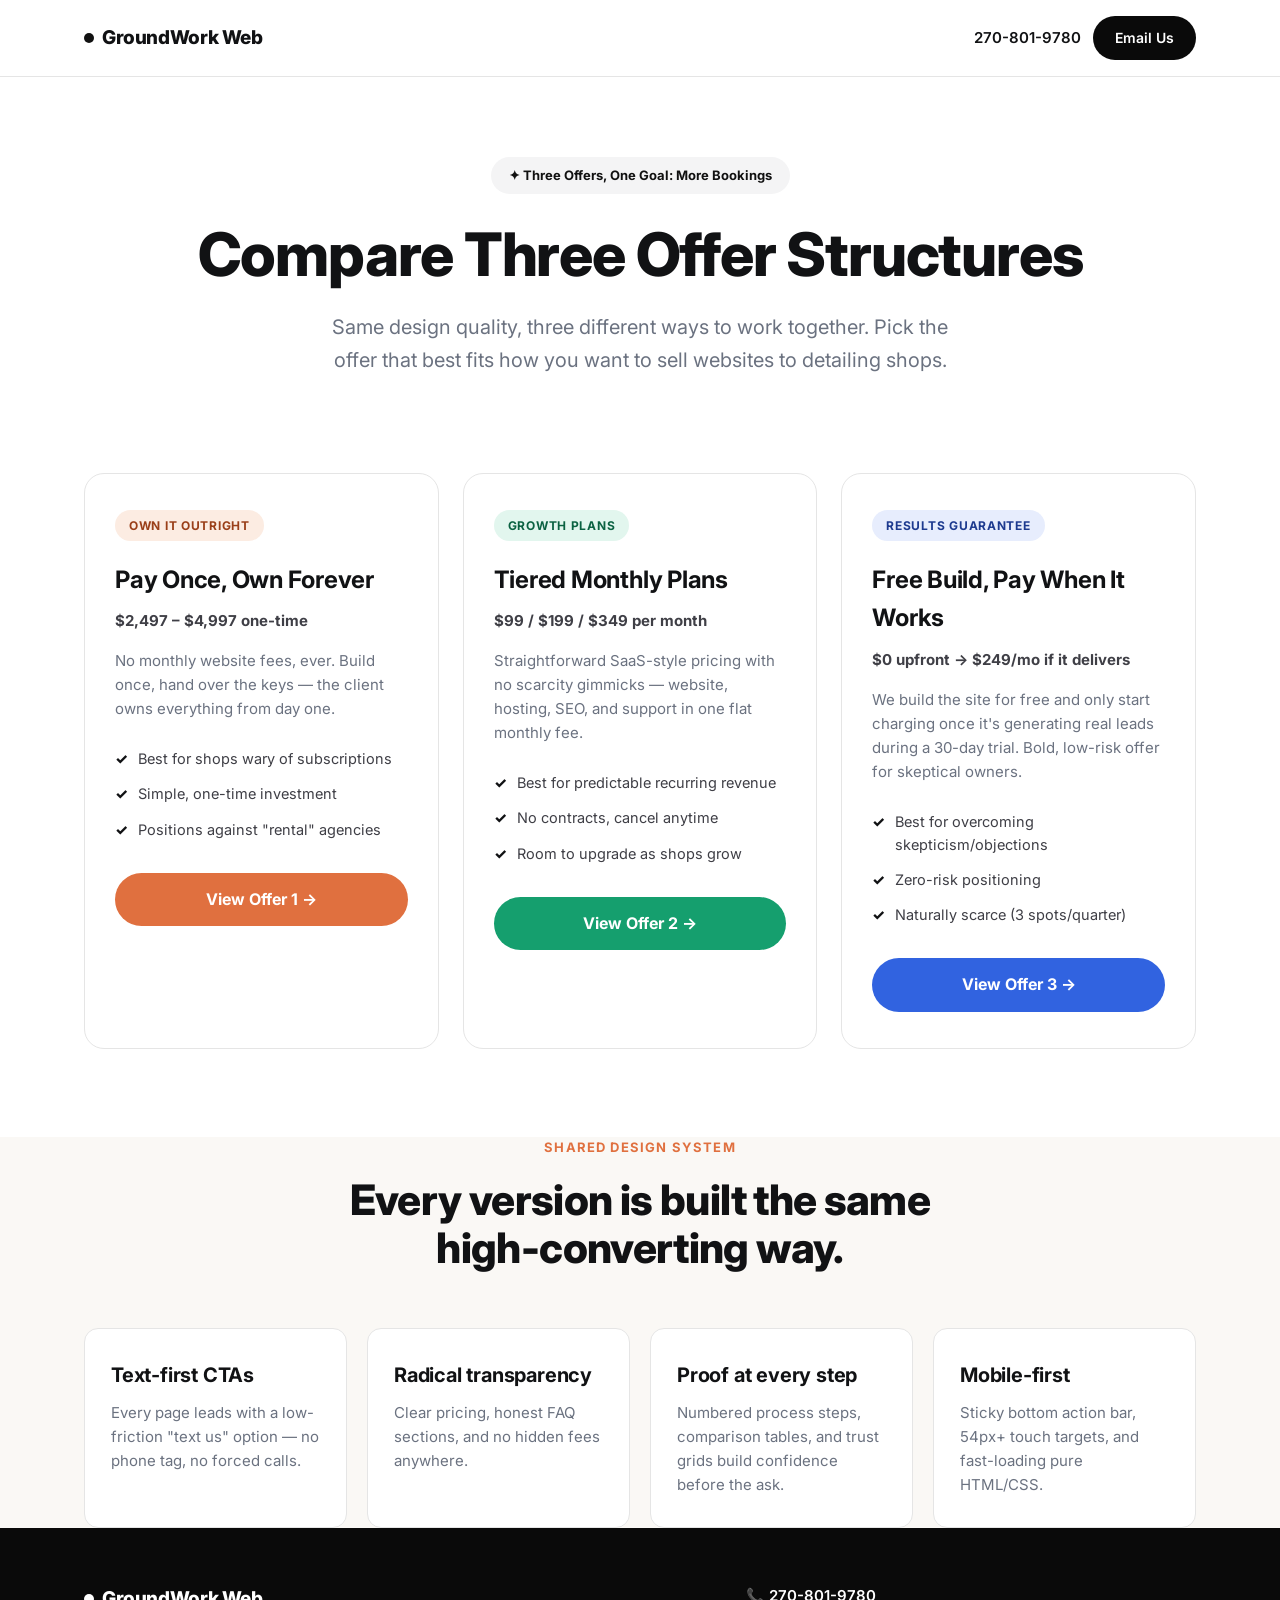
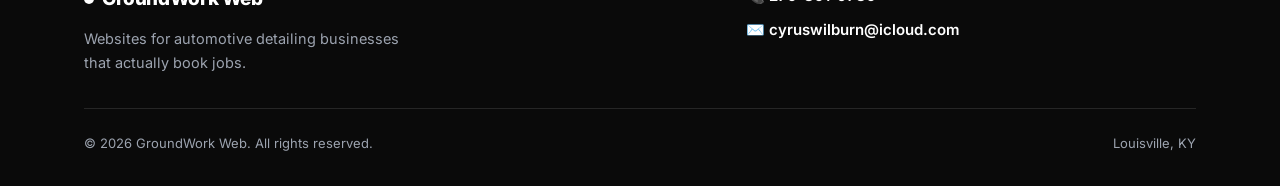
<file: index.html>
<!DOCTYPE html>
<html lang="en">
<head>
<meta charset="UTF-8">
<meta name="viewport" content="width=device-width, initial-scale=1.0">
<meta name="description" content="GroundWork Web — three different offer structures for automotive detailing business websites. Pick the one that fits you.">
<title>GroundWork Web — Compare Offers</title>
<link rel="preconnect" href="https://fonts.googleapis.com">
<link rel="preconnect" href="https://fonts.gstatic.com" crossorigin>
<link href="https://fonts.googleapis.com/css2?family=Inter:wght@400;500;600;700;800&display=swap" rel="stylesheet">
<link rel="stylesheet" href="assets/style.css">
<style>
  .offer-grid {
    display: grid;
    grid-template-columns: repeat(auto-fit, minmax(300px, 1fr));
    gap: 24px;
  }
  .offer-card {
    border: 1px solid var(--gray-200);
    border-radius: var(--radius-lg);
    padding: 36px 30px;
    transition: all 0.2s ease;
  }
  .offer-card:hover {
    border-color: var(--gray-900);
    box-shadow: 0 8px 30px rgba(0,0,0,0.08);
    transform: translateY(-3px);
  }
  .offer-tag {
    display: inline-block;
    font-size: 12px;
    font-weight: 700;
    text-transform: uppercase;
    letter-spacing: 0.06em;
    padding: 6px 14px;
    border-radius: var(--radius-pill);
    margin-bottom: 20px;
  }
  .offer-card.c-orange .offer-tag { background: #fcece2; color: #9a3f19; }
  .offer-card.c-green .offer-tag { background: #e2f6ee; color: #0b6242; }
  .offer-card.c-blue .offer-tag { background: #e7edfd; color: #1d3a8f; }
  .offer-card h3 { font-size: 24px; margin-bottom: 10px; }
  .offer-price {
    font-size: 15px;
    font-weight: 700;
    color: var(--gray-700);
    margin-bottom: 16px;
  }
  .offer-card p.desc { color: var(--gray-500); font-size: 15px; margin-bottom: 20px; line-height: 1.6; }
  .offer-card ul { list-style: none; margin-bottom: 26px; }
  .offer-card ul li { display:flex; gap:10px; padding: 6px 0; font-size: 14.5px; color: var(--gray-700); }
  .offer-card ul li::before { content:"✓"; color: var(--gray-900); font-weight: 800; }
  .offer-card.c-orange .offer-link { background: #e0703f; }
  .offer-card.c-green .offer-link { background: #159f6e; }
  .offer-card.c-blue .offer-link { background: #3163e0; }
  .offer-link {
    display: block;
    text-align: center;
    color: white;
    text-decoration: none;
    padding: 14px;
    border-radius: var(--radius-pill);
    font-weight: 700;
  }
</style>
</head>
<body>

<header class="site-header">
  <div class="container">
    <div class="logo"><span class="logo-dot" style="background:#111;"></span>GroundWork Web</div>
    <div class="header-cta">
      <a href="tel:2708019780" class="header-phone">270-801-9780</a>
      <a href="mailto:cyruswilburn@icloud.com" class="btn btn-primary btn-sm">Email Us</a>
    </div>
  </div>
</header>

<section class="hero">
  <div class="container">
    <div class="hero-badge" style="background:#f4f4f5; color:#111;">✦ Three Offers, One Goal: More Bookings</div>
    <h1>Compare Three Offer Structures</h1>
    <p class="lead mx-auto">Same design quality, three different ways to work together. Pick the offer that best fits how you want to sell websites to detailing shops.</p>
  </div>
</section>

<section class="section" style="padding-top:0;">
  <div class="container">
    <div class="offer-grid">
      <div class="offer-card c-orange">
        <span class="offer-tag">Own It Outright</span>
        <h3>Pay Once, Own Forever</h3>
        <div class="offer-price">$2,497 – $4,997 one-time</div>
        <p class="desc">No monthly website fees, ever. Build once, hand over the keys — the client owns everything from day one.</p>
        <ul>
          <li>Best for shops wary of subscriptions</li>
          <li>Simple, one-time investment</li>
          <li>Positions against "rental" agencies</li>
        </ul>
        <a href="version1.html" class="offer-link">View Offer 1 →</a>
      </div>

      <div class="offer-card c-green">
        <span class="offer-tag">Growth Plans</span>
        <h3>Tiered Monthly Plans</h3>
        <div class="offer-price">$99 / $199 / $349 per month</div>
        <p class="desc">Straightforward SaaS-style pricing with no scarcity gimmicks — website, hosting, SEO, and support in one flat monthly fee.</p>
        <ul>
          <li>Best for predictable recurring revenue</li>
          <li>No contracts, cancel anytime</li>
          <li>Room to upgrade as shops grow</li>
        </ul>
        <a href="version2.html" class="offer-link">View Offer 2 →</a>
      </div>

      <div class="offer-card c-blue">
        <span class="offer-tag">Results Guarantee</span>
        <h3>Free Build, Pay When It Works</h3>
        <div class="offer-price">$0 upfront → $249/mo if it delivers</div>
        <p class="desc">We build the site for free and only start charging once it's generating real leads during a 30-day trial. Bold, low-risk offer for skeptical owners.</p>
        <ul>
          <li>Best for overcoming skepticism/objections</li>
          <li>Zero-risk positioning</li>
          <li>Naturally scarce (3 spots/quarter)</li>
        </ul>
        <a href="version3.html" class="offer-link">View Offer 3 →</a>
      </div>
    </div>
  </div>
</section>

<section class="section-cream">
  <div class="container">
    <div class="section-header">
      <span class="eyebrow">Shared Design System</span>
      <h2>Every version is built the same high-converting way.</h2>
    </div>
    <div class="card-grid">
      <div class="card"><h3>Text-first CTAs</h3><p>Every page leads with a low-friction "text us" option — no phone tag, no forced calls.</p></div>
      <div class="card"><h3>Radical transparency</h3><p>Clear pricing, honest FAQ sections, and no hidden fees anywhere.</p></div>
      <div class="card"><h3>Proof at every step</h3><p>Numbered process steps, comparison tables, and trust grids build confidence before the ask.</p></div>
      <div class="card"><h3>Mobile-first</h3><p>Sticky bottom action bar, 54px+ touch targets, and fast-loading pure HTML/CSS.</p></div>
    </div>
  </div>
</section>

<footer>
  <div class="container">
    <div class="footer-top">
      <div>
        <div class="logo"><span class="logo-dot" style="background:#fff;"></span>GroundWork Web</div>
        <p>Websites for automotive detailing businesses that actually book jobs.</p>
      </div>
      <div class="footer-contact">
        <a href="tel:2708019780">📞 270-801-9780</a>
        <a href="mailto:cyruswilburn@icloud.com">✉️ cyruswilburn@icloud.com</a>
      </div>
    </div>
    <div class="footer-bottom">
      <span>© 2026 GroundWork Web. All rights reserved.</span>
      <span>Louisville, KY</span>
    </div>
  </div>
</footer>

</body>
</html>
</file>
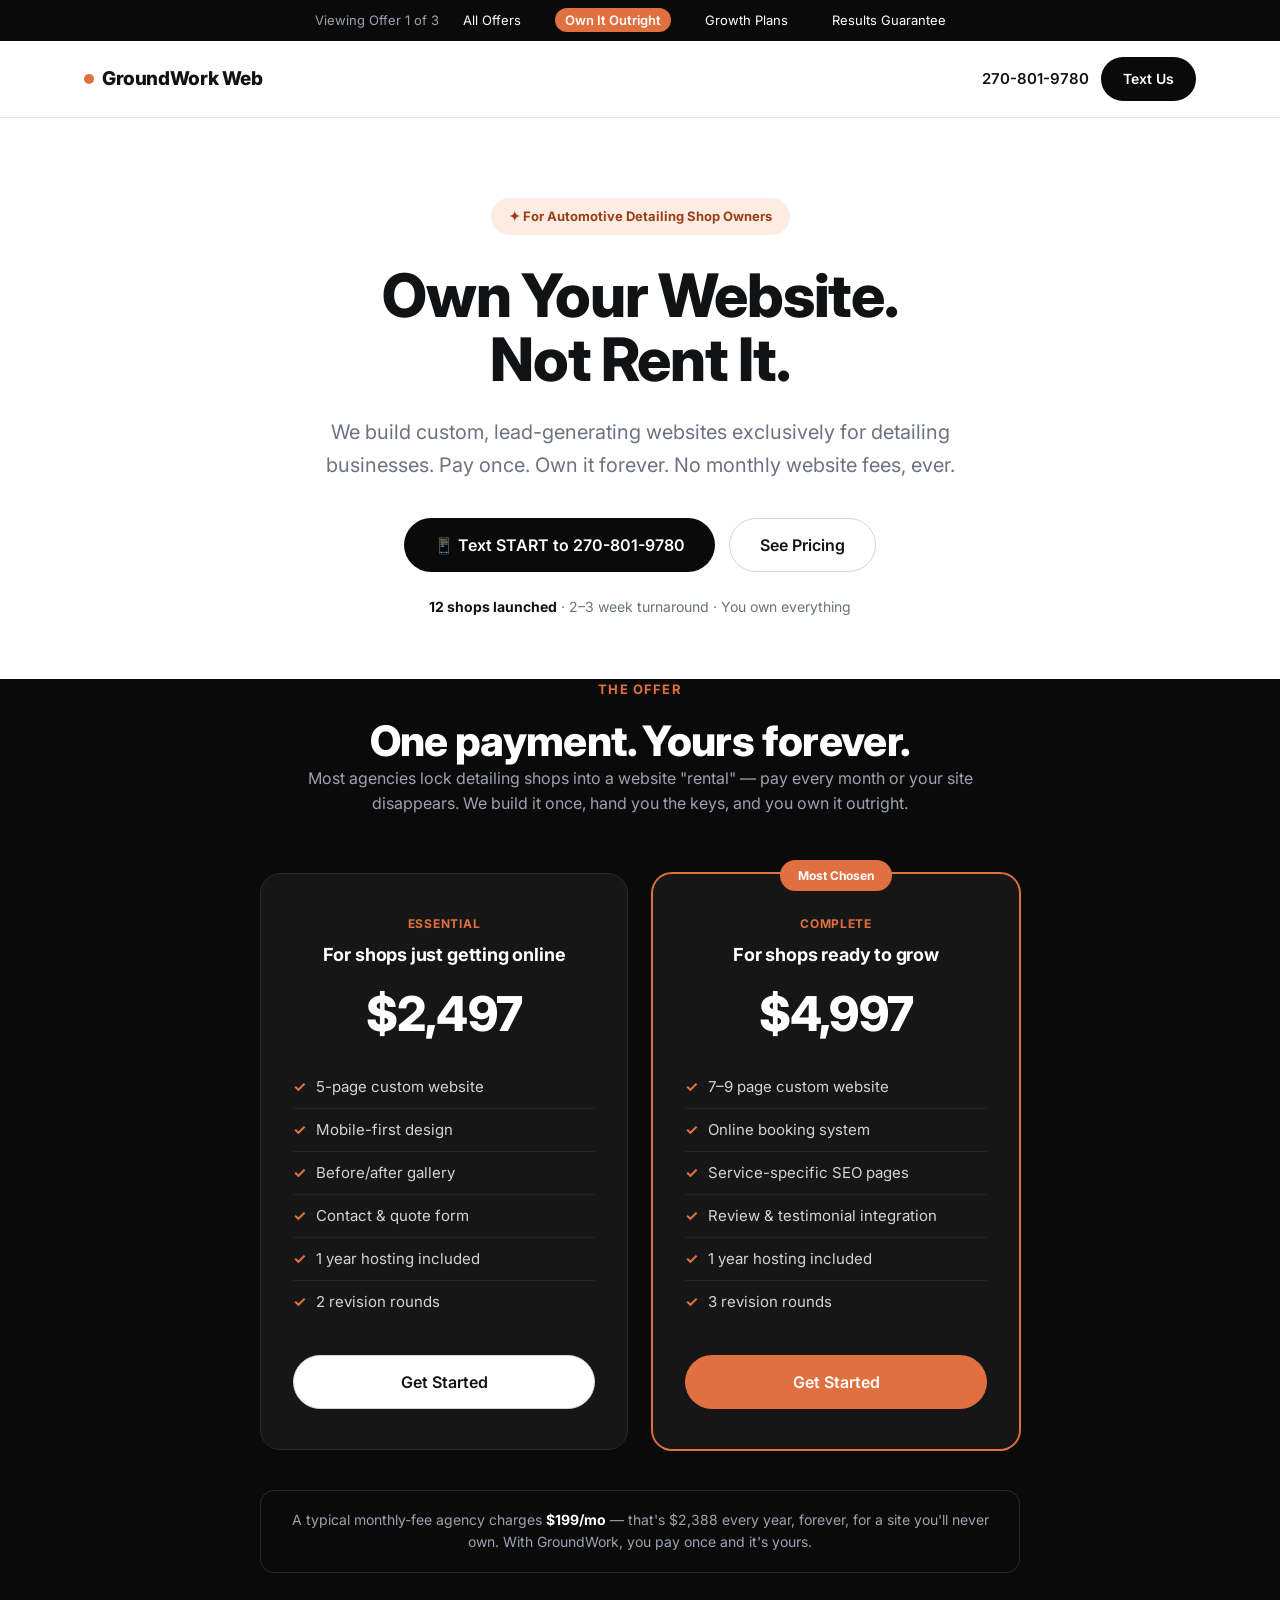
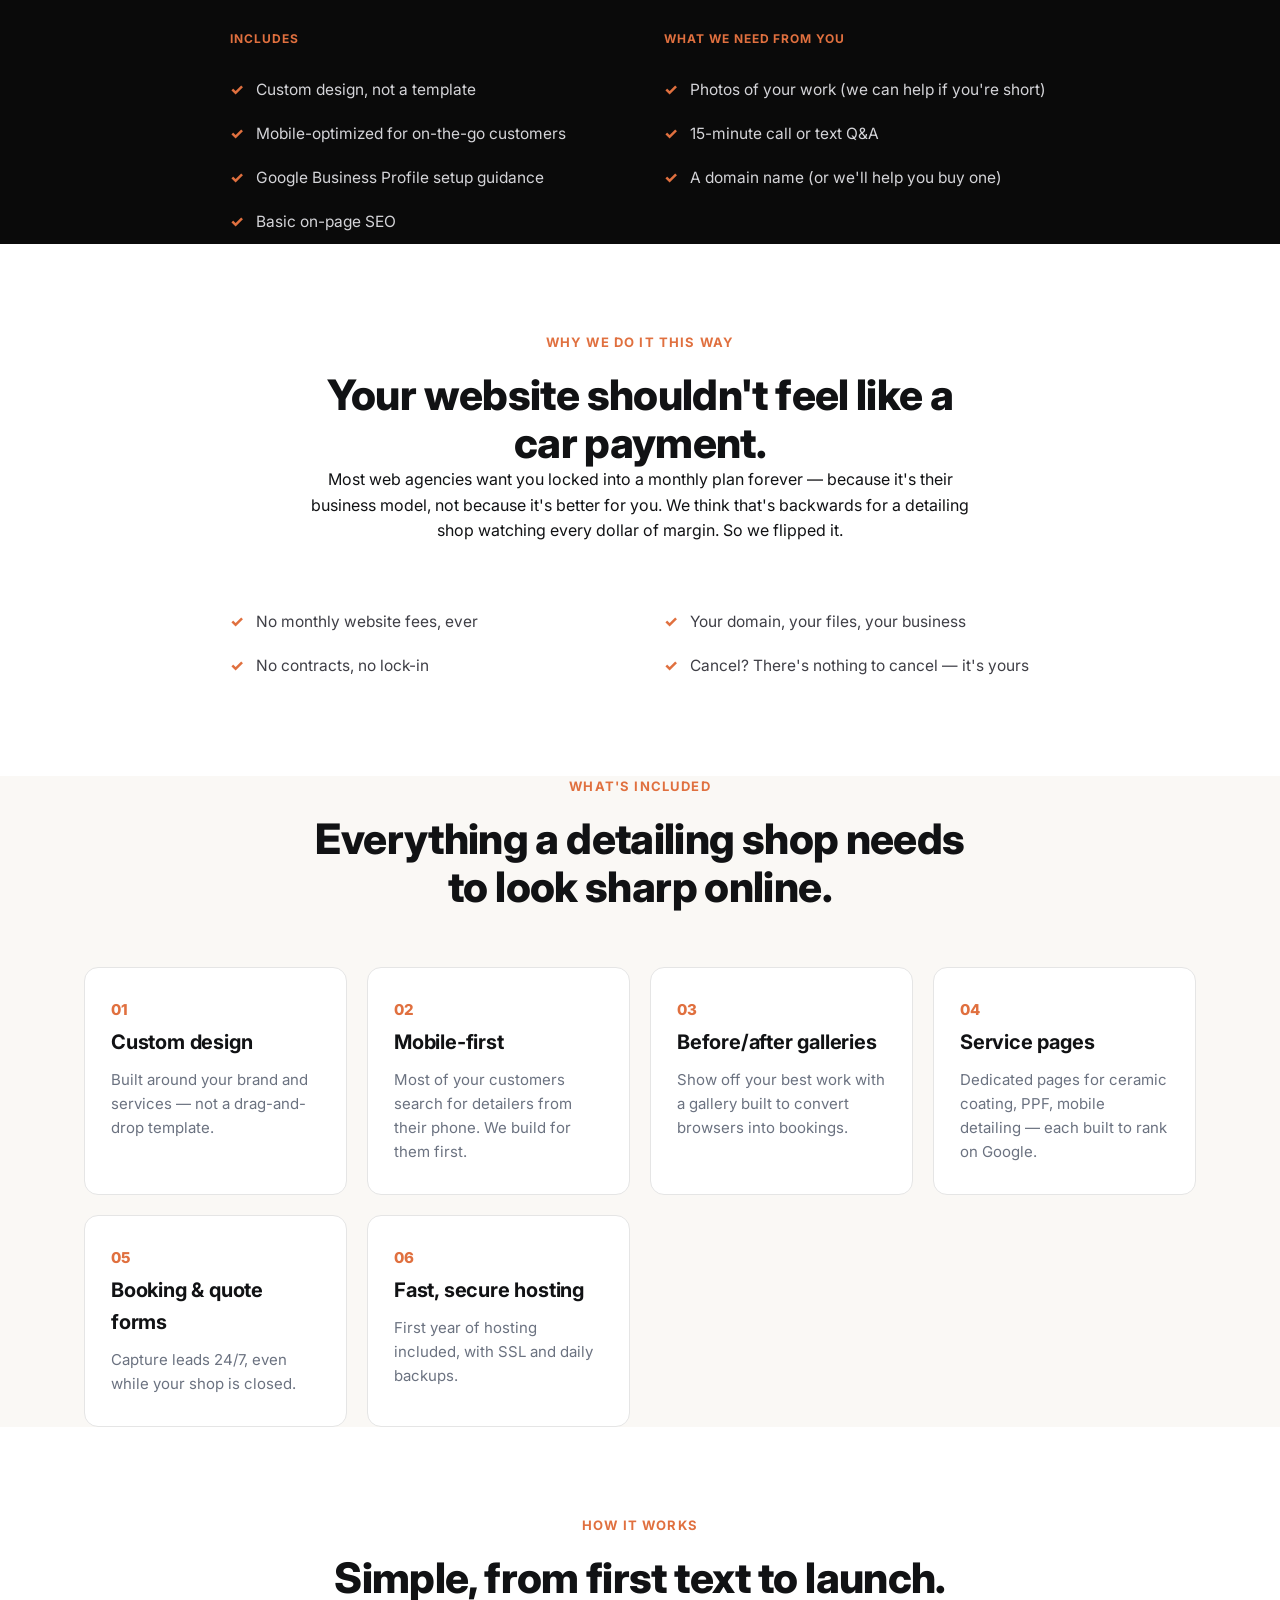
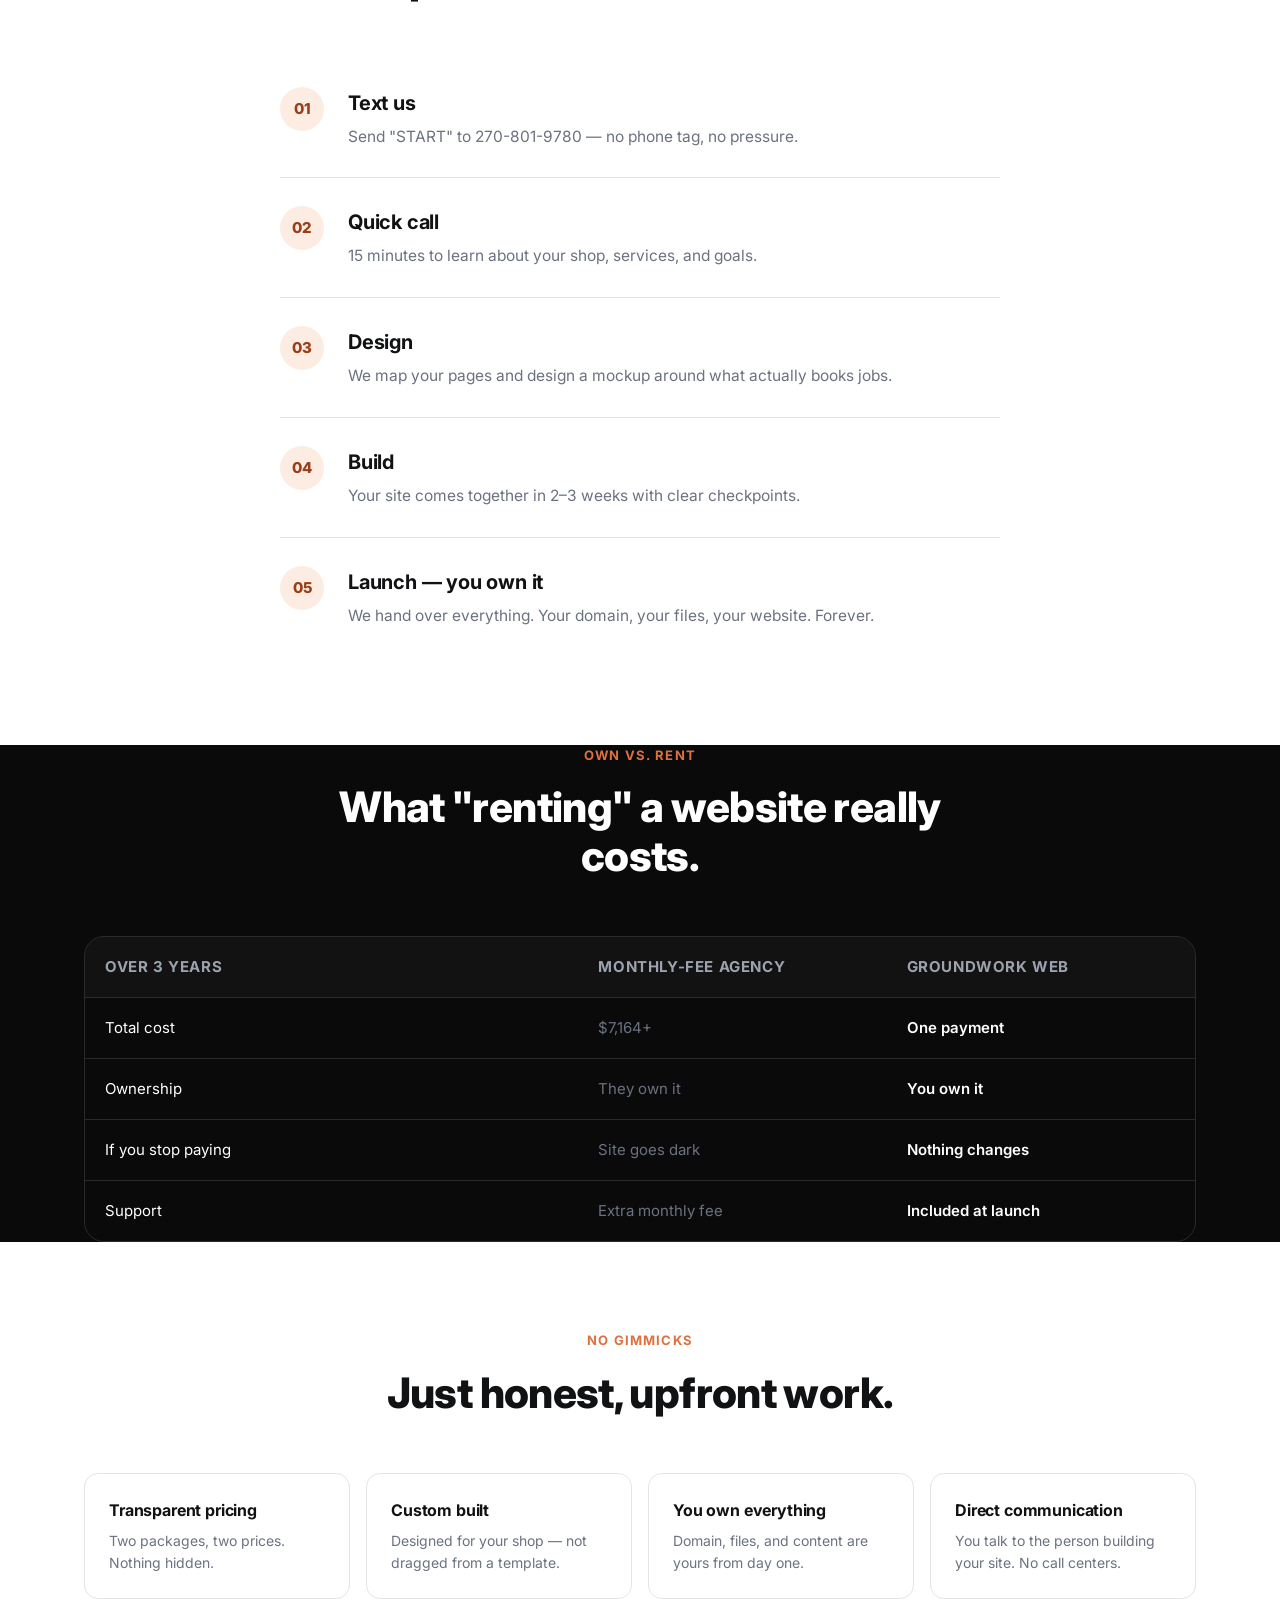
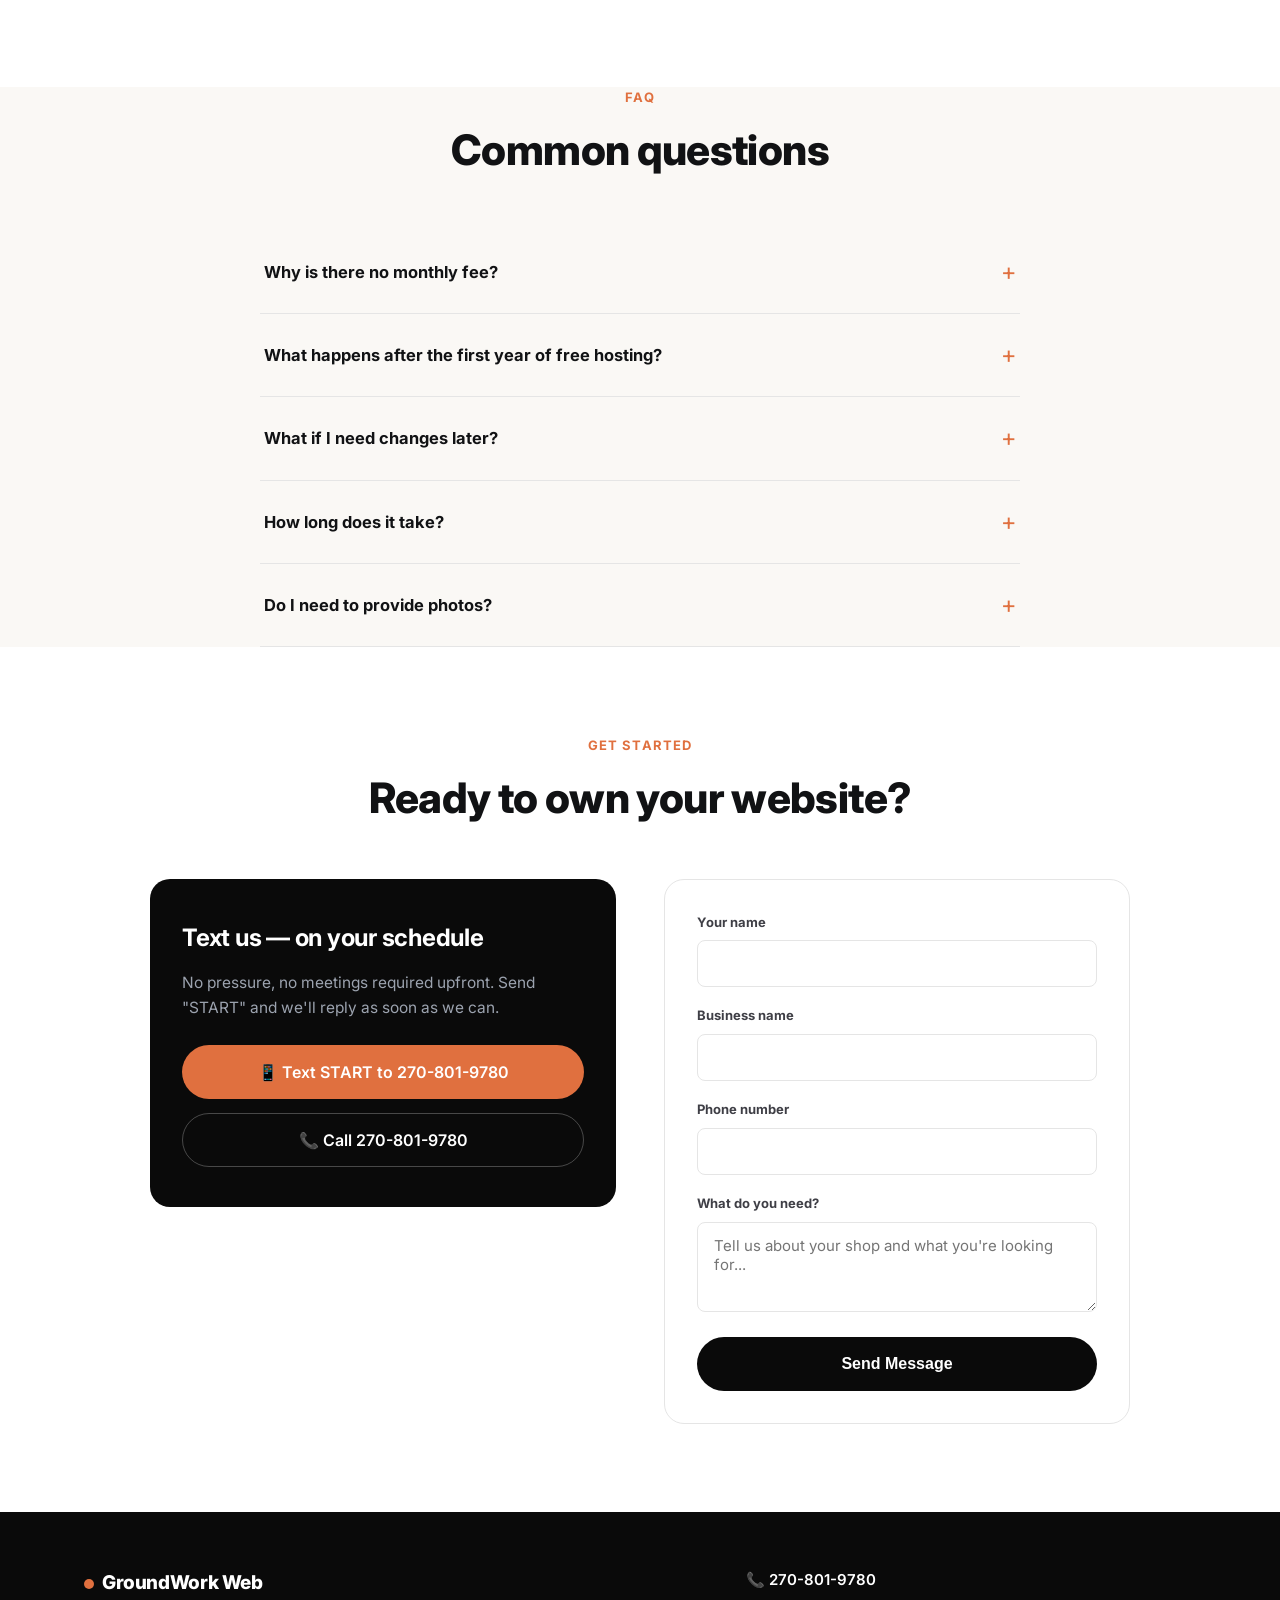
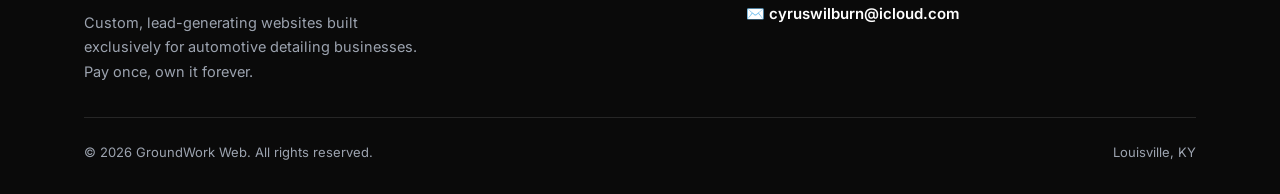
<file: version1.html>
<!DOCTYPE html>
<html lang="en">
<head>
<meta charset="UTF-8">
<meta name="viewport" content="width=device-width, initial-scale=1.0">
<meta name="description" content="Custom lead-generating websites for automotive detailing businesses. Pay once, own it forever — no monthly website fees.">
<title>GroundWork Web — Own Your Website, Not Rent It</title>
<link rel="preconnect" href="https://fonts.googleapis.com">
<link rel="preconnect" href="https://fonts.gstatic.com" crossorigin>
<link href="https://fonts.googleapis.com/css2?family=Inter:wght@400;500;600;700;800&display=swap" rel="stylesheet">
<link rel="stylesheet" href="assets/style.css">
</head>
<body class="theme-orange">

<div class="demo-bar">
  Viewing Offer 1 of 3
  <a href="index.html">All Offers</a>
  <a href="version1.html" class="current">Own It Outright</a>
  <a href="version2.html">Growth Plans</a>
  <a href="version3.html">Results Guarantee</a>
</div>

<header class="site-header">
  <div class="container">
    <div class="logo"><span class="logo-dot"></span>GroundWork Web</div>
    <div class="header-cta">
      <a href="tel:2708019780" class="header-phone">270-801-9780</a>
      <a href="#contact" class="btn btn-primary btn-sm">Text Us</a>
    </div>
  </div>
</header>

<section class="hero">
  <div class="container">
    <div class="hero-badge">✦ For Automotive Detailing Shop Owners</div>
    <h1>Own Your Website.<br>Not Rent It.</h1>
    <p class="lead mx-auto">We build custom, lead-generating websites exclusively for detailing businesses. Pay once. Own it forever. No monthly website fees, ever.</p>
    <div class="hero-ctas">
      <a href="sms:2708019780?&body=START" class="btn btn-primary">📱 Text START to 270-801-9780</a>
      <a href="#pricing" class="btn btn-secondary">See Pricing</a>
    </div>
    <p class="hero-trust"><strong>12 shops launched</strong> · 2–3 week turnaround · You own everything</p>
  </div>
</section>

<section class="section-dark" id="pricing">
  <div class="container">
    <div class="section-header">
      <span class="eyebrow">The Offer</span>
      <h2>One payment. Yours forever.</h2>
      <p>Most agencies lock detailing shops into a website "rental" — pay every month or your site disappears. We build it once, hand you the keys, and you own it outright.</p>
    </div>

    <div class="price-grid two-col">
      <div class="price-card">
        <div class="price-caption">Essential</div>
        <h3>For shops just getting online</h3>
        <div class="price-amount">$2,497</div>
        <ul class="price-features">
          <li>5-page custom website</li>
          <li>Mobile-first design</li>
          <li>Before/after gallery</li>
          <li>Contact & quote form</li>
          <li>1 year hosting included</li>
          <li>2 revision rounds</li>
        </ul>
        <a href="#contact" class="btn btn-secondary btn-block" style="background:white;">Get Started</a>
      </div>

      <div class="price-card featured">
        <div class="price-card-badge">Most Chosen</div>
        <div class="price-caption">Complete</div>
        <h3>For shops ready to grow</h3>
        <div class="price-amount">$4,997</div>
        <ul class="price-features">
          <li>7–9 page custom website</li>
          <li>Online booking system</li>
          <li>Service-specific SEO pages</li>
          <li>Review & testimonial integration</li>
          <li>1 year hosting included</li>
          <li>3 revision rounds</li>
        </ul>
        <a href="#contact" class="btn btn-accent btn-block">Get Started</a>
      </div>
    </div>

    <div class="note-box">
      A typical monthly-fee agency charges <strong style="color:white;">$199/mo</strong> — that's $2,388 every year, forever, for a site you'll never own. With GroundWork, you pay once and it's yours.
    </div>

    <div class="two-col-list">
      <div>
        <div class="list-col-label">Includes</div>
        <ul class="check-list">
          <li>Custom design, not a template</li>
          <li>Mobile-optimized for on-the-go customers</li>
          <li>Google Business Profile setup guidance</li>
          <li>Basic on-page SEO</li>
        </ul>
      </div>
      <div>
        <div class="list-col-label">What We Need From You</div>
        <ul class="check-list">
          <li>Photos of your work (we can help if you're short)</li>
          <li>15-minute call or text Q&A</li>
          <li>A domain name (or we'll help you buy one)</li>
        </ul>
      </div>
    </div>
  </div>
</section>

<section class="section">
  <div class="container">
    <div class="section-header">
      <span class="eyebrow">Why We Do It This Way</span>
      <h2>Your website shouldn't feel like a car payment.</h2>
      <p class="mx-auto">Most web agencies want you locked into a monthly plan forever — because it's their business model, not because it's better for you. We think that's backwards for a detailing shop watching every dollar of margin. So we flipped it.</p>
    </div>
    <div class="two-col-list" style="margin-top:0;">
      <div>
        <ul class="check-list on-light">
          <li>No monthly website fees, ever</li>
          <li>No contracts, no lock-in</li>
        </ul>
      </div>
      <div>
        <ul class="check-list on-light">
          <li>Your domain, your files, your business</li>
          <li>Cancel? There's nothing to cancel — it's yours</li>
        </ul>
      </div>
    </div>
  </div>
</section>

<section class="section-cream">
  <div class="container">
    <div class="section-header">
      <span class="eyebrow">What's Included</span>
      <h2>Everything a detailing shop needs to look sharp online.</h2>
    </div>
    <div class="card-grid">
      <div class="card"><div class="card-icon">01</div><h3>Custom design</h3><p>Built around your brand and services — not a drag-and-drop template.</p></div>
      <div class="card"><div class="card-icon">02</div><h3>Mobile-first</h3><p>Most of your customers search for detailers from their phone. We build for them first.</p></div>
      <div class="card"><div class="card-icon">03</div><h3>Before/after galleries</h3><p>Show off your best work with a gallery built to convert browsers into bookings.</p></div>
      <div class="card"><div class="card-icon">04</div><h3>Service pages</h3><p>Dedicated pages for ceramic coating, PPF, mobile detailing — each built to rank on Google.</p></div>
      <div class="card"><div class="card-icon">05</div><h3>Booking & quote forms</h3><p>Capture leads 24/7, even while your shop is closed.</p></div>
      <div class="card"><div class="card-icon">06</div><h3>Fast, secure hosting</h3><p>First year of hosting included, with SSL and daily backups.</p></div>
    </div>
  </div>
</section>

<section class="section">
  <div class="container">
    <div class="section-header">
      <span class="eyebrow">How It Works</span>
      <h2>Simple, from first text to launch.</h2>
    </div>
    <div class="steps">
      <div class="step">
        <div class="step-num">01</div>
        <div><h3>Text us</h3><p>Send "START" to 270-801-9780 — no phone tag, no pressure.</p></div>
      </div>
      <div class="step">
        <div class="step-num">02</div>
        <div><h3>Quick call</h3><p>15 minutes to learn about your shop, services, and goals.</p></div>
      </div>
      <div class="step">
        <div class="step-num">03</div>
        <div><h3>Design</h3><p>We map your pages and design a mockup around what actually books jobs.</p></div>
      </div>
      <div class="step">
        <div class="step-num">04</div>
        <div><h3>Build</h3><p>Your site comes together in 2–3 weeks with clear checkpoints.</p></div>
      </div>
      <div class="step">
        <div class="step-num">05</div>
        <div><h3>Launch — you own it</h3><p>We hand over everything. Your domain, your files, your website. Forever.</p></div>
      </div>
    </div>
  </div>
</section>

<section class="section-dark">
  <div class="container">
    <div class="section-header">
      <span class="eyebrow">Own vs. Rent</span>
      <h2>What "renting" a website really costs.</h2>
    </div>
    <div class="compare-table">
      <div class="compare-row compare-head">
        <div>Over 3 Years</div>
        <div>Monthly-Fee Agency</div>
        <div>GroundWork Web</div>
      </div>
      <div class="compare-row">
        <div>Total cost</div>
        <div class="col-them">$7,164+</div>
        <div class="col-us">One payment</div>
      </div>
      <div class="compare-row">
        <div>Ownership</div>
        <div class="col-them">They own it</div>
        <div class="col-us">You own it</div>
      </div>
      <div class="compare-row">
        <div>If you stop paying</div>
        <div class="col-them">Site goes dark</div>
        <div class="col-us">Nothing changes</div>
      </div>
      <div class="compare-row">
        <div>Support</div>
        <div class="col-them">Extra monthly fee</div>
        <div class="col-us">Included at launch</div>
      </div>
    </div>
  </div>
</section>

<section class="section">
  <div class="container">
    <div class="section-header">
      <span class="eyebrow">No Gimmicks</span>
      <h2>Just honest, upfront work.</h2>
    </div>
    <div class="trust-grid">
      <div class="trust-item"><h3>Transparent pricing</h3><p>Two packages, two prices. Nothing hidden.</p></div>
      <div class="trust-item"><h3>Custom built</h3><p>Designed for your shop — not dragged from a template.</p></div>
      <div class="trust-item"><h3>You own everything</h3><p>Domain, files, and content are yours from day one.</p></div>
      <div class="trust-item"><h3>Direct communication</h3><p>You talk to the person building your site. No call centers.</p></div>
    </div>
  </div>
</section>

<section class="section-cream">
  <div class="container">
    <div class="section-header">
      <span class="eyebrow">FAQ</span>
      <h2>Common questions</h2>
    </div>
    <div class="faq-list">
      <details class="faq-item">
        <summary>Why is there no monthly fee?</summary>
        <p>Because you shouldn't have to pay forever for a website you'll never own. We charge once for the design and build, then hand over everything — domain, files, and hosting login — so you're never locked in.</p>
      </details>
      <details class="faq-item">
        <summary>What happens after the first year of free hosting?</summary>
        <p>You can renew hosting with us for a small annual fee (around $150/yr) or move it anywhere you like — it's your website.</p>
      </details>
      <details class="faq-item">
        <summary>What if I need changes later?</summary>
        <p>Minor updates can be done yourself with the simple editor we set up, or we're happy to make changes for a small one-time fee — no subscription required.</p>
      </details>
      <details class="faq-item">
        <summary>How long does it take?</summary>
        <p>Typically 2–3 weeks from kickoff, depending on how quickly you send us photos and feedback.</p>
      </details>
      <details class="faq-item">
        <summary>Do I need to provide photos?</summary>
        <p>Great photos make a huge difference. If you don't have professional shots, we'll guide you on what to capture with just your phone.</p>
      </details>
    </div>
  </div>
</section>

<section class="section" id="contact">
  <div class="container">
    <div class="section-header">
      <span class="eyebrow">Get Started</span>
      <h2>Ready to own your website?</h2>
    </div>
    <div class="contact-wrap">
      <div class="contact-text-cta">
        <h3>Text us — on your schedule</h3>
        <p>No pressure, no meetings required upfront. Send "START" and we'll reply as soon as we can.</p>
        <a href="sms:2708019780?&body=START" class="btn btn-accent btn-block" style="margin-bottom:14px;">📱 Text START to 270-801-9780</a>
        <a href="tel:2708019780" class="btn btn-outline-light btn-block">📞 Call 270-801-9780</a>
      </div>
      <form class="contact-form" id="contact-form">
        <div class="form-group">
          <label for="f-name">Your name</label>
          <input type="text" id="f-name" required>
        </div>
        <div class="form-group">
          <label for="f-business">Business name</label>
          <input type="text" id="f-business" required>
        </div>
        <div class="form-group">
          <label for="f-phone">Phone number</label>
          <input type="tel" id="f-phone" required>
        </div>
        <div class="form-group">
          <label for="f-message">What do you need?</label>
          <textarea id="f-message" placeholder="Tell us about your shop and what you're looking for..."></textarea>
        </div>
        <button type="submit" class="btn btn-primary btn-block">Send Message</button>
      </form>
    </div>
  </div>
</section>

<footer>
  <div class="container">
    <div class="footer-top">
      <div>
        <div class="logo"><span class="logo-dot"></span>GroundWork Web</div>
        <p>Custom, lead-generating websites built exclusively for automotive detailing businesses. Pay once, own it forever.</p>
      </div>
      <div class="footer-contact">
        <a href="tel:2708019780">📞 270-801-9780</a>
        <a href="mailto:cyruswilburn@icloud.com">✉️ cyruswilburn@icloud.com</a>
      </div>
    </div>
    <div class="footer-bottom">
      <span>© 2026 GroundWork Web. All rights reserved.</span>
      <span>Louisville, KY</span>
    </div>
  </div>
</footer>

<div class="mobile-cta-bar">
  <a href="sms:2708019780?&body=START" class="btn btn-accent">Text Us</a>
  <a href="tel:2708019780" class="btn btn-secondary">Call Now</a>
</div>

<script src="assets/script.js"></script>
</body>
</html>
</file>
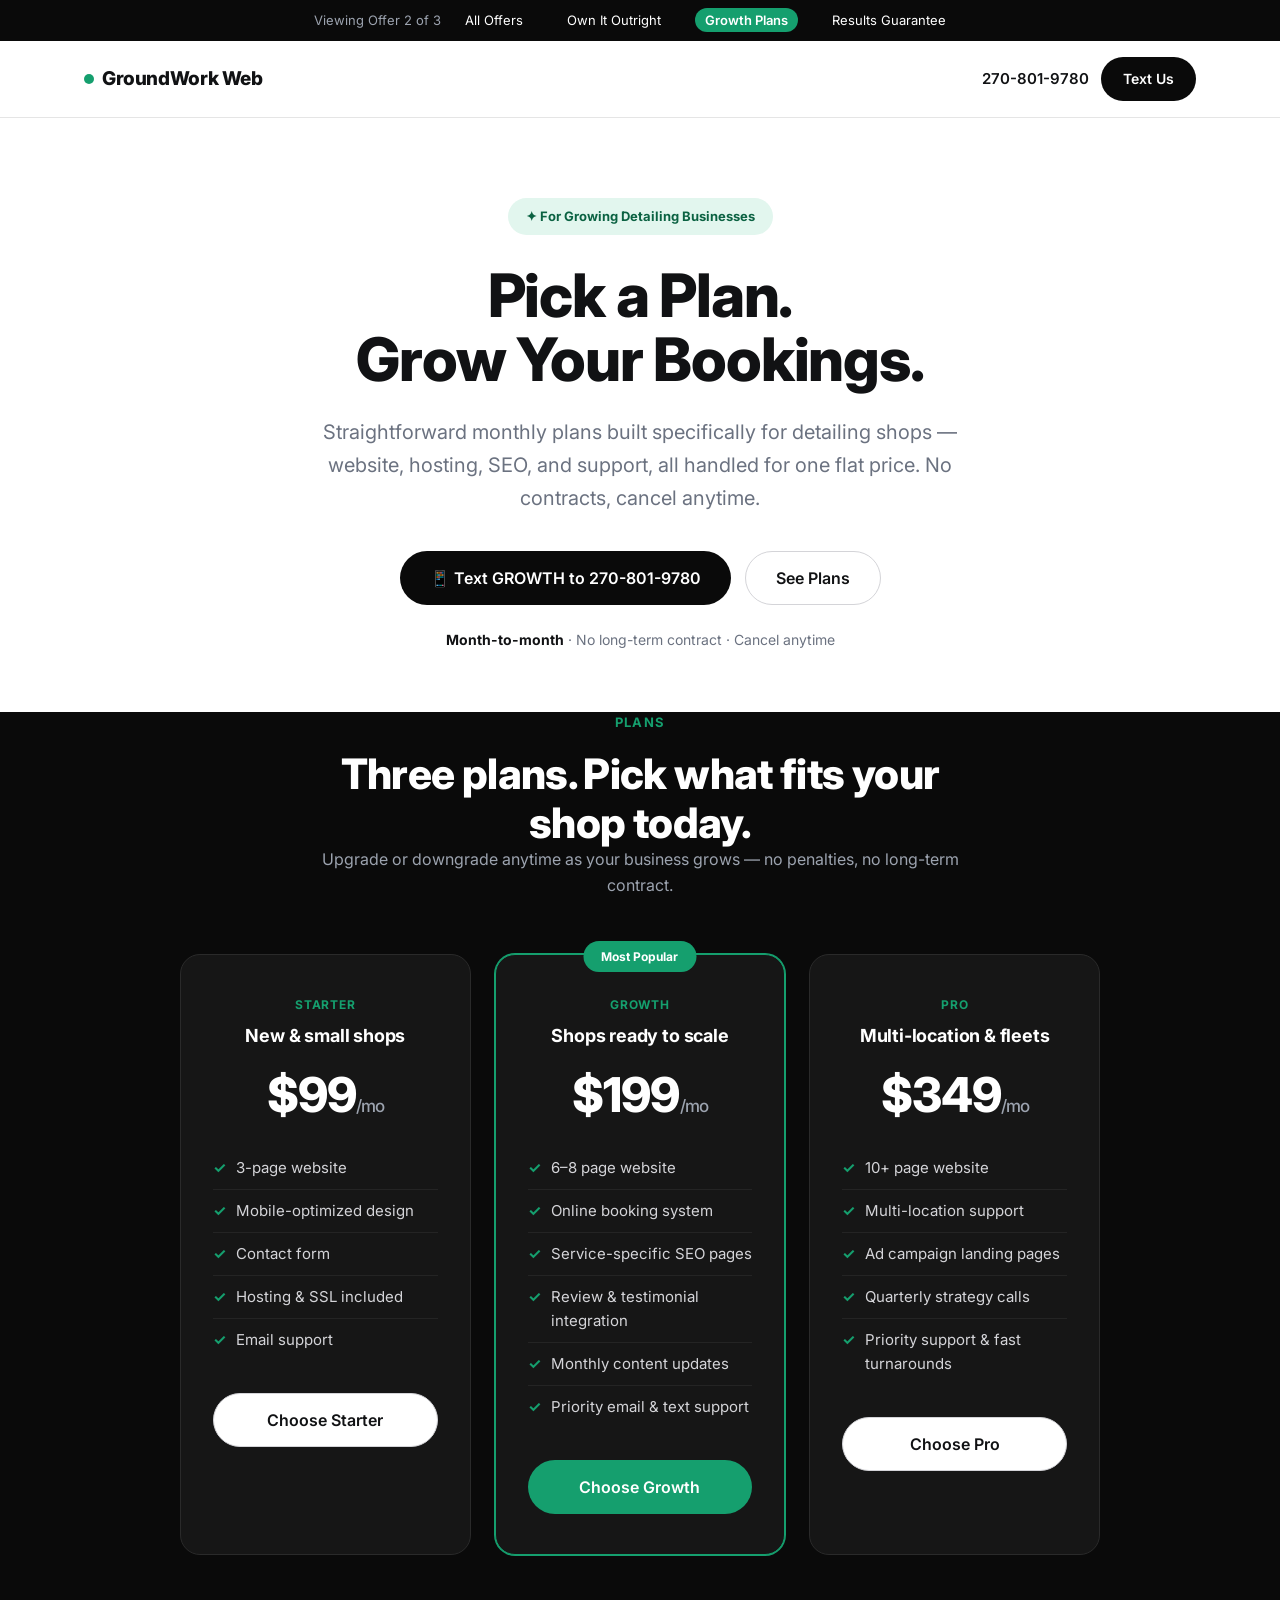
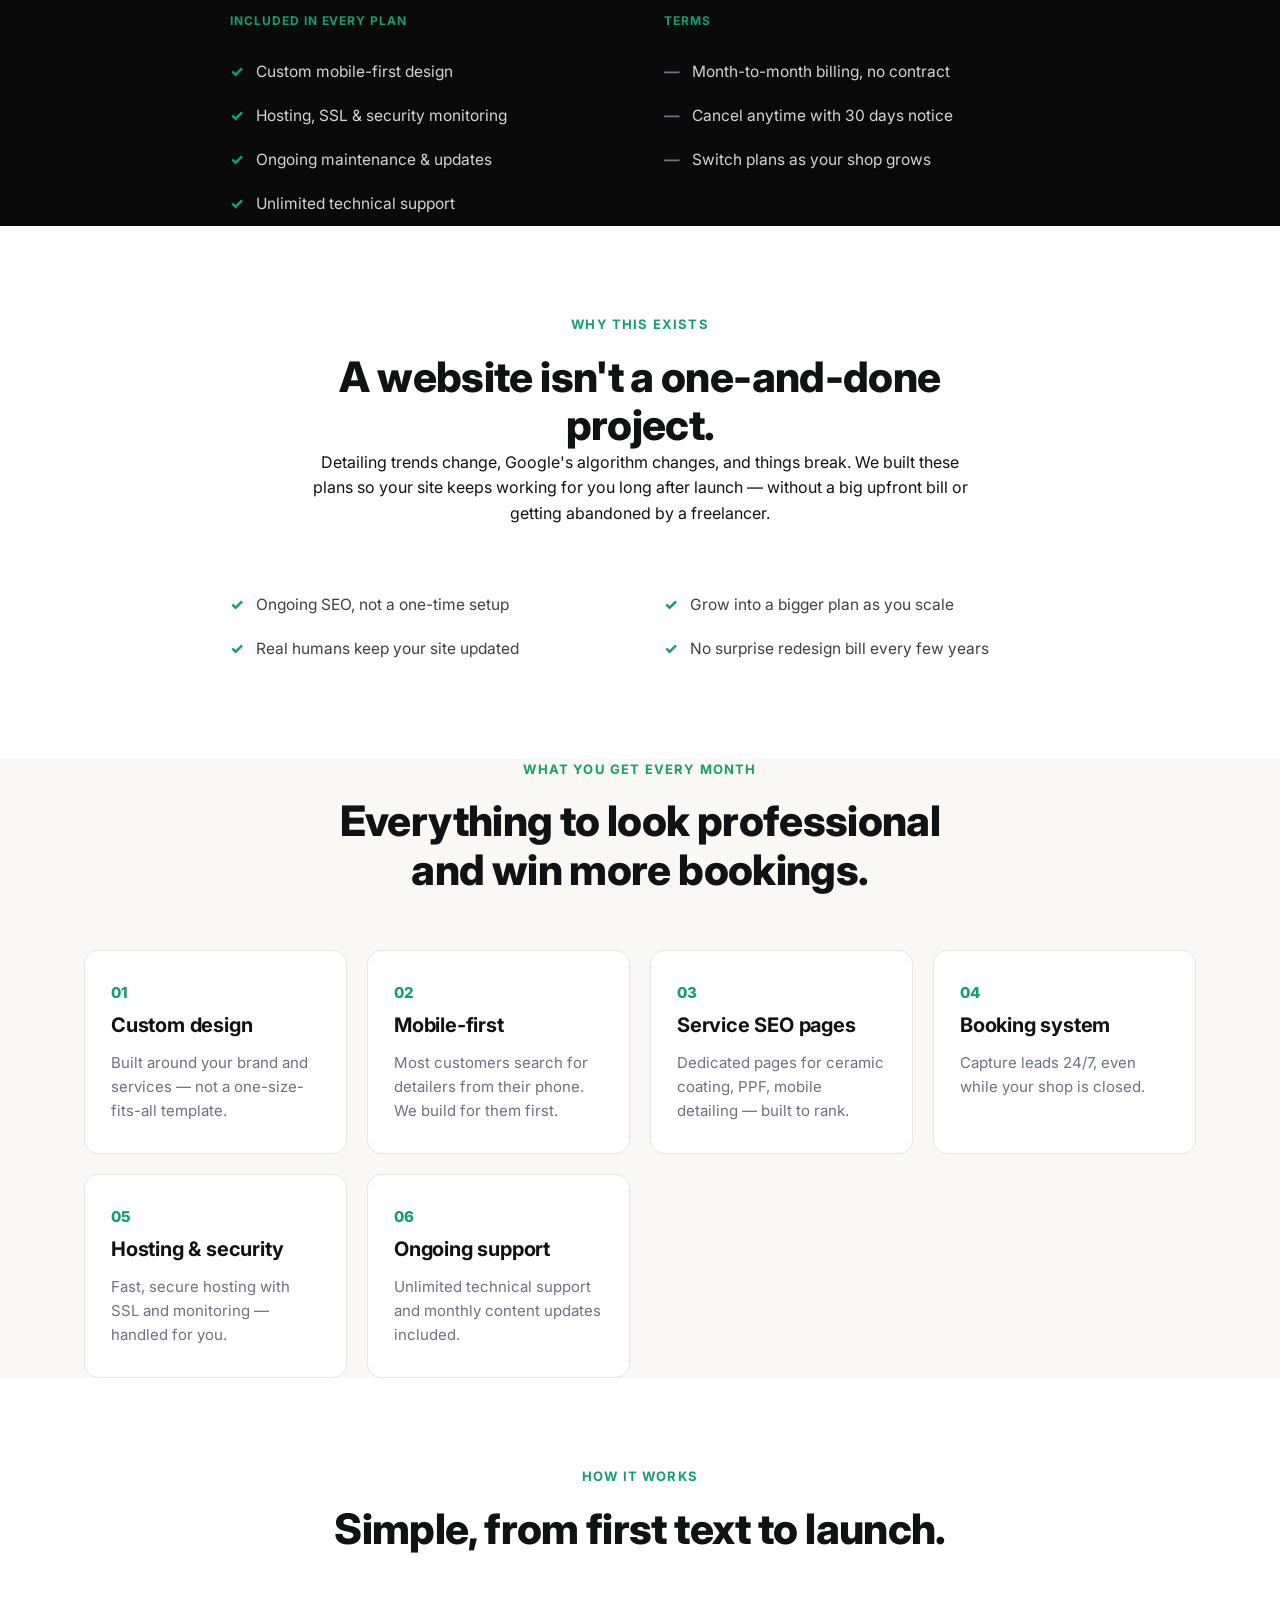
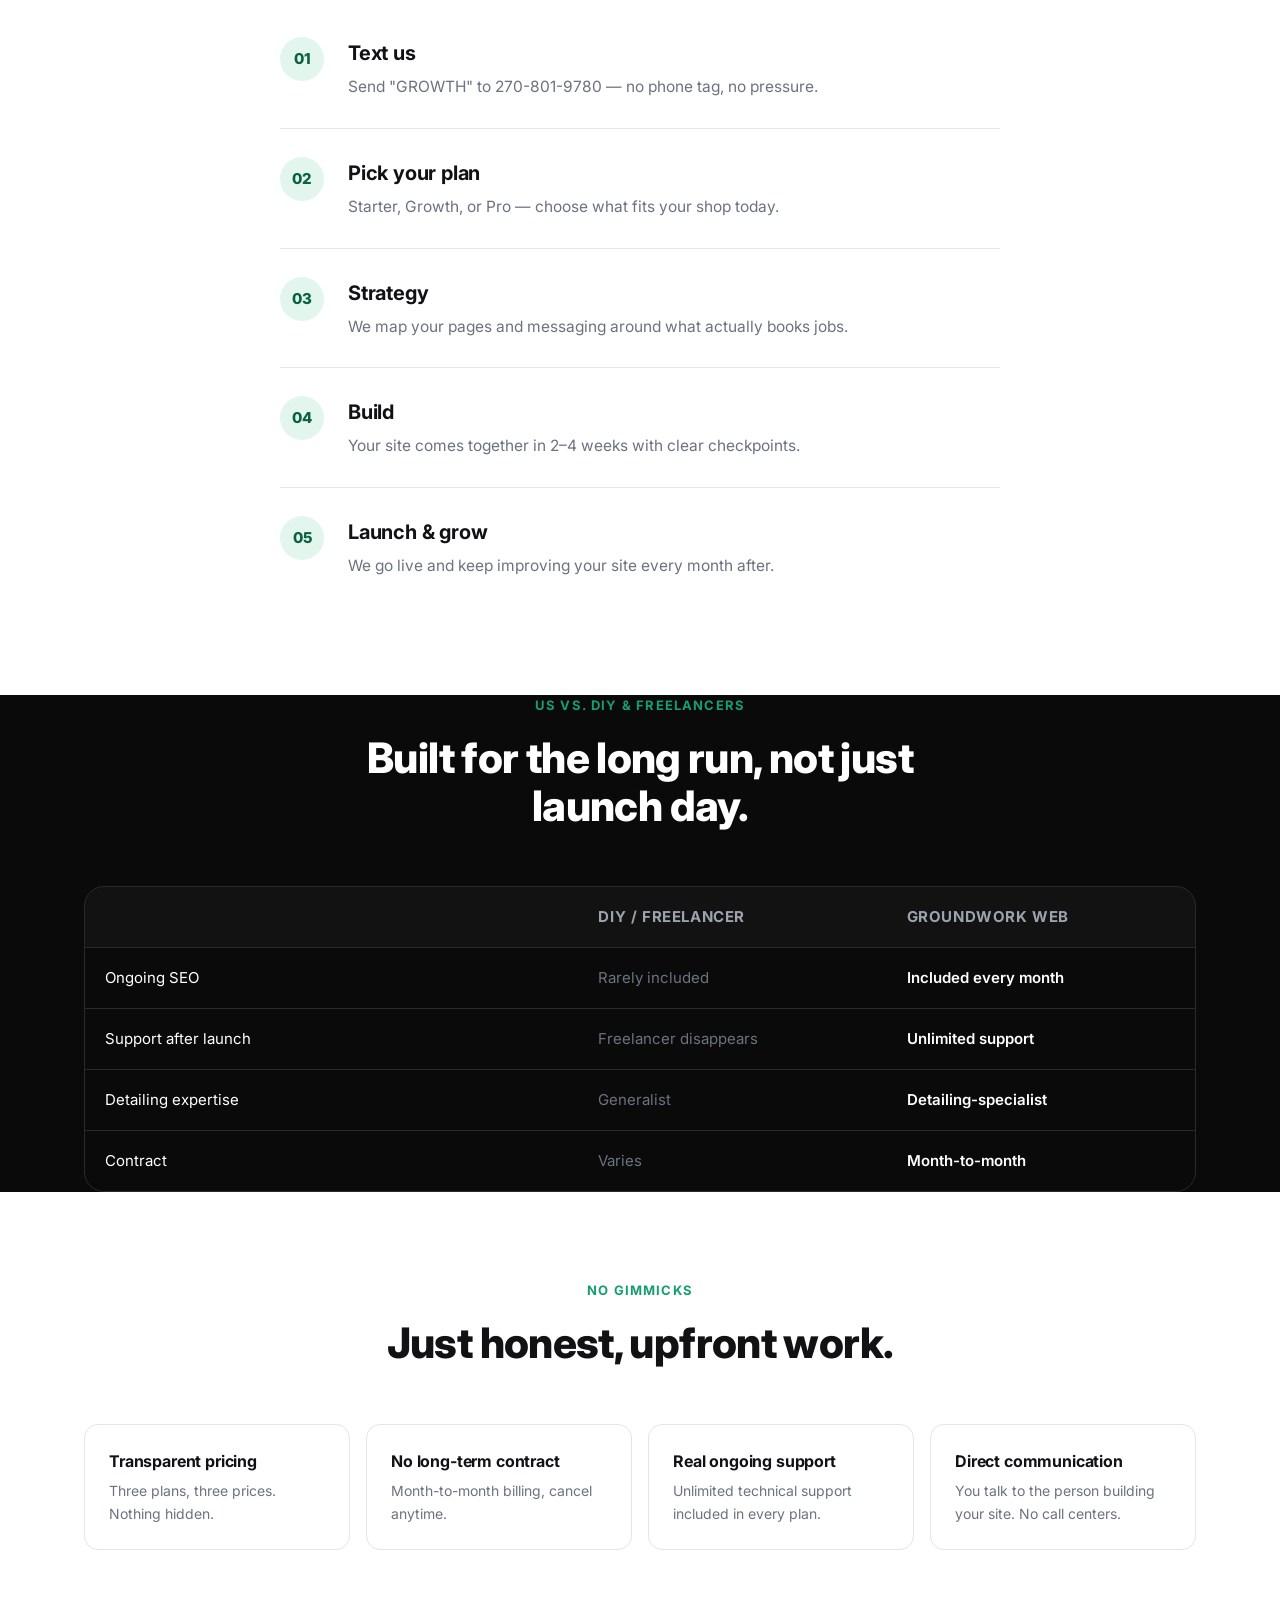
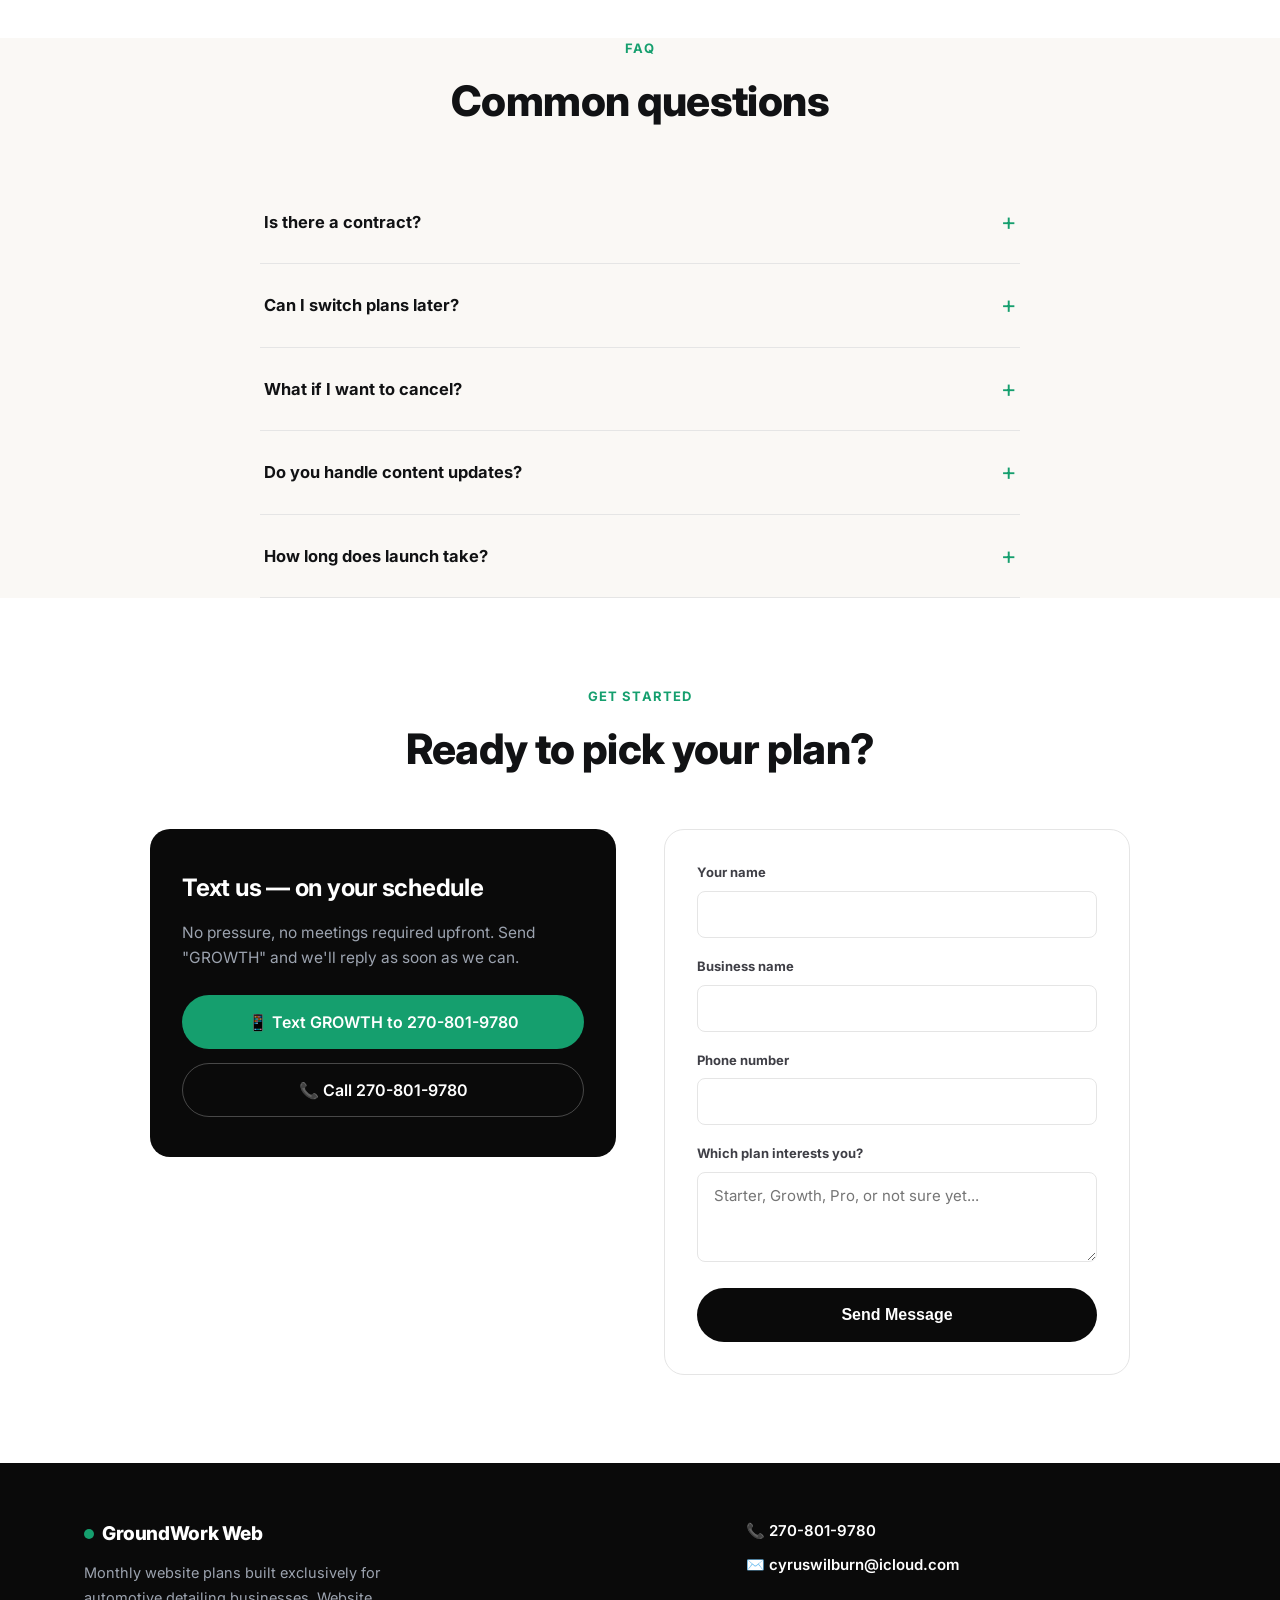
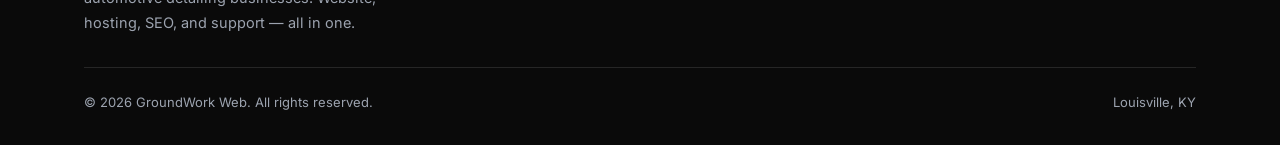
<file: version2.html>
<!DOCTYPE html>
<html lang="en">
<head>
<meta charset="UTF-8">
<meta name="viewport" content="width=device-width, initial-scale=1.0">
<meta name="description" content="Monthly website plans built specifically for automotive detailing businesses. Website, hosting, SEO, and support — all in one flat monthly price.">
<title>GroundWork Web — Pick a Plan, Grow Your Bookings</title>
<link rel="preconnect" href="https://fonts.googleapis.com">
<link rel="preconnect" href="https://fonts.gstatic.com" crossorigin>
<link href="https://fonts.googleapis.com/css2?family=Inter:wght@400;500;600;700;800&display=swap" rel="stylesheet">
<link rel="stylesheet" href="assets/style.css">
</head>
<body class="theme-green">

<div class="demo-bar">
  Viewing Offer 2 of 3
  <a href="index.html">All Offers</a>
  <a href="version1.html">Own It Outright</a>
  <a href="version2.html" class="current">Growth Plans</a>
  <a href="version3.html">Results Guarantee</a>
</div>

<header class="site-header">
  <div class="container">
    <div class="logo"><span class="logo-dot"></span>GroundWork Web</div>
    <div class="header-cta">
      <a href="tel:2708019780" class="header-phone">270-801-9780</a>
      <a href="#contact" class="btn btn-primary btn-sm">Text Us</a>
    </div>
  </div>
</header>

<section class="hero">
  <div class="container">
    <div class="hero-badge">✦ For Growing Detailing Businesses</div>
    <h1>Pick a Plan.<br>Grow Your Bookings.</h1>
    <p class="lead mx-auto">Straightforward monthly plans built specifically for detailing shops — website, hosting, SEO, and support, all handled for one flat price. No contracts, cancel anytime.</p>
    <div class="hero-ctas">
      <a href="sms:2708019780?&body=GROWTH" class="btn btn-primary">📱 Text GROWTH to 270-801-9780</a>
      <a href="#pricing" class="btn btn-secondary">See Plans</a>
    </div>
    <p class="hero-trust"><strong>Month-to-month</strong> · No long-term contract · Cancel anytime</p>
  </div>
</section>

<section class="section-dark" id="pricing">
  <div class="container">
    <div class="section-header">
      <span class="eyebrow">Plans</span>
      <h2>Three plans. Pick what fits your shop today.</h2>
      <p>Upgrade or downgrade anytime as your business grows — no penalties, no long-term contract.</p>
    </div>

    <div class="price-grid">
      <div class="price-card">
        <div class="price-caption">Starter</div>
        <h3>New & small shops</h3>
        <div class="price-amount">$99<span>/mo</span></div>
        <ul class="price-features">
          <li>3-page website</li>
          <li>Mobile-optimized design</li>
          <li>Contact form</li>
          <li>Hosting & SSL included</li>
          <li>Email support</li>
        </ul>
        <a href="#contact" class="btn btn-secondary btn-block" style="background:white;">Choose Starter</a>
      </div>

      <div class="price-card featured">
        <div class="price-card-badge">Most Popular</div>
        <div class="price-caption">Growth</div>
        <h3>Shops ready to scale</h3>
        <div class="price-amount">$199<span>/mo</span></div>
        <ul class="price-features">
          <li>6–8 page website</li>
          <li>Online booking system</li>
          <li>Service-specific SEO pages</li>
          <li>Review & testimonial integration</li>
          <li>Monthly content updates</li>
          <li>Priority email & text support</li>
        </ul>
        <a href="#contact" class="btn btn-accent btn-block">Choose Growth</a>
      </div>

      <div class="price-card">
        <div class="price-caption">Pro</div>
        <h3>Multi-location & fleets</h3>
        <div class="price-amount">$349<span>/mo</span></div>
        <ul class="price-features">
          <li>10+ page website</li>
          <li>Multi-location support</li>
          <li>Ad campaign landing pages</li>
          <li>Quarterly strategy calls</li>
          <li>Priority support & fast turnarounds</li>
        </ul>
        <a href="#contact" class="btn btn-secondary btn-block" style="background:white;">Choose Pro</a>
      </div>
    </div>

    <div class="two-col-list">
      <div>
        <div class="list-col-label">Included In Every Plan</div>
        <ul class="check-list">
          <li>Custom mobile-first design</li>
          <li>Hosting, SSL & security monitoring</li>
          <li>Ongoing maintenance & updates</li>
          <li>Unlimited technical support</li>
        </ul>
      </div>
      <div>
        <div class="list-col-label">Terms</div>
        <ul class="check-list dot-list">
          <li>Month-to-month billing, no contract</li>
          <li>Cancel anytime with 30 days notice</li>
          <li>Switch plans as your shop grows</li>
        </ul>
      </div>
    </div>
  </div>
</section>

<section class="section">
  <div class="container">
    <div class="section-header">
      <span class="eyebrow">Why This Exists</span>
      <h2>A website isn't a one-and-done project.</h2>
      <p class="mx-auto">Detailing trends change, Google's algorithm changes, and things break. We built these plans so your site keeps working for you long after launch — without a big upfront bill or getting abandoned by a freelancer.</p>
    </div>
    <div class="two-col-list" style="margin-top:0;">
      <div>
        <ul class="check-list on-light">
          <li>Ongoing SEO, not a one-time setup</li>
          <li>Real humans keep your site updated</li>
        </ul>
      </div>
      <div>
        <ul class="check-list on-light">
          <li>Grow into a bigger plan as you scale</li>
          <li>No surprise redesign bill every few years</li>
        </ul>
      </div>
    </div>
  </div>
</section>

<section class="section-cream">
  <div class="container">
    <div class="section-header">
      <span class="eyebrow">What You Get Every Month</span>
      <h2>Everything to look professional and win more bookings.</h2>
    </div>
    <div class="card-grid">
      <div class="card"><div class="card-icon">01</div><h3>Custom design</h3><p>Built around your brand and services — not a one-size-fits-all template.</p></div>
      <div class="card"><div class="card-icon">02</div><h3>Mobile-first</h3><p>Most customers search for detailers from their phone. We build for them first.</p></div>
      <div class="card"><div class="card-icon">03</div><h3>Service SEO pages</h3><p>Dedicated pages for ceramic coating, PPF, mobile detailing — built to rank.</p></div>
      <div class="card"><div class="card-icon">04</div><h3>Booking system</h3><p>Capture leads 24/7, even while your shop is closed.</p></div>
      <div class="card"><div class="card-icon">05</div><h3>Hosting & security</h3><p>Fast, secure hosting with SSL and monitoring — handled for you.</p></div>
      <div class="card"><div class="card-icon">06</div><h3>Ongoing support</h3><p>Unlimited technical support and monthly content updates included.</p></div>
    </div>
  </div>
</section>

<section class="section">
  <div class="container">
    <div class="section-header">
      <span class="eyebrow">How It Works</span>
      <h2>Simple, from first text to launch.</h2>
    </div>
    <div class="steps">
      <div class="step">
        <div class="step-num">01</div>
        <div><h3>Text us</h3><p>Send "GROWTH" to 270-801-9780 — no phone tag, no pressure.</p></div>
      </div>
      <div class="step">
        <div class="step-num">02</div>
        <div><h3>Pick your plan</h3><p>Starter, Growth, or Pro — choose what fits your shop today.</p></div>
      </div>
      <div class="step">
        <div class="step-num">03</div>
        <div><h3>Strategy</h3><p>We map your pages and messaging around what actually books jobs.</p></div>
      </div>
      <div class="step">
        <div class="step-num">04</div>
        <div><h3>Build</h3><p>Your site comes together in 2–4 weeks with clear checkpoints.</p></div>
      </div>
      <div class="step">
        <div class="step-num">05</div>
        <div><h3>Launch & grow</h3><p>We go live and keep improving your site every month after.</p></div>
      </div>
    </div>
  </div>
</section>

<section class="section-dark">
  <div class="container">
    <div class="section-header">
      <span class="eyebrow">Us vs. DIY & Freelancers</span>
      <h2>Built for the long run, not just launch day.</h2>
    </div>
    <div class="compare-table">
      <div class="compare-row compare-head">
        <div>&nbsp;</div>
        <div>DIY / Freelancer</div>
        <div>GroundWork Web</div>
      </div>
      <div class="compare-row">
        <div>Ongoing SEO</div>
        <div class="col-them">Rarely included</div>
        <div class="col-us">Included every month</div>
      </div>
      <div class="compare-row">
        <div>Support after launch</div>
        <div class="col-them">Freelancer disappears</div>
        <div class="col-us">Unlimited support</div>
      </div>
      <div class="compare-row">
        <div>Detailing expertise</div>
        <div class="col-them">Generalist</div>
        <div class="col-us">Detailing-specialist</div>
      </div>
      <div class="compare-row">
        <div>Contract</div>
        <div class="col-them">Varies</div>
        <div class="col-us">Month-to-month</div>
      </div>
    </div>
  </div>
</section>

<section class="section">
  <div class="container">
    <div class="section-header">
      <span class="eyebrow">No Gimmicks</span>
      <h2>Just honest, upfront work.</h2>
    </div>
    <div class="trust-grid">
      <div class="trust-item"><h3>Transparent pricing</h3><p>Three plans, three prices. Nothing hidden.</p></div>
      <div class="trust-item"><h3>No long-term contract</h3><p>Month-to-month billing, cancel anytime.</p></div>
      <div class="trust-item"><h3>Real ongoing support</h3><p>Unlimited technical support included in every plan.</p></div>
      <div class="trust-item"><h3>Direct communication</h3><p>You talk to the person building your site. No call centers.</p></div>
    </div>
  </div>
</section>

<section class="section-cream">
  <div class="container">
    <div class="section-header">
      <span class="eyebrow">FAQ</span>
      <h2>Common questions</h2>
    </div>
    <div class="faq-list">
      <details class="faq-item">
        <summary>Is there a contract?</summary>
        <p>No. All plans are month-to-month. Cancel anytime with 30 days notice — no penalties or early termination fees.</p>
      </details>
      <details class="faq-item">
        <summary>Can I switch plans later?</summary>
        <p>Yes, upgrade or downgrade anytime as your business needs change. We'll prorate the difference.</p>
      </details>
      <details class="faq-item">
        <summary>What if I want to cancel?</summary>
        <p>Just let us know 30 days in advance. We'll export your content so you can take it with you — no hard feelings.</p>
      </details>
      <details class="faq-item">
        <summary>Do you handle content updates?</summary>
        <p>Yes, the Growth and Pro plans include monthly content updates. Starter plan updates are billed at a small hourly rate.</p>
      </details>
      <details class="faq-item">
        <summary>How long does launch take?</summary>
        <p>Typically 2–4 weeks from kickoff, depending on your plan and how quickly you provide photos and feedback.</p>
      </details>
    </div>
  </div>
</section>

<section class="section" id="contact">
  <div class="container">
    <div class="section-header">
      <span class="eyebrow">Get Started</span>
      <h2>Ready to pick your plan?</h2>
    </div>
    <div class="contact-wrap">
      <div class="contact-text-cta">
        <h3>Text us — on your schedule</h3>
        <p>No pressure, no meetings required upfront. Send "GROWTH" and we'll reply as soon as we can.</p>
        <a href="sms:2708019780?&body=GROWTH" class="btn btn-accent btn-block" style="margin-bottom:14px;">📱 Text GROWTH to 270-801-9780</a>
        <a href="tel:2708019780" class="btn btn-outline-light btn-block">📞 Call 270-801-9780</a>
      </div>
      <form class="contact-form" id="contact-form">
        <div class="form-group">
          <label for="f-name">Your name</label>
          <input type="text" id="f-name" required>
        </div>
        <div class="form-group">
          <label for="f-business">Business name</label>
          <input type="text" id="f-business" required>
        </div>
        <div class="form-group">
          <label for="f-phone">Phone number</label>
          <input type="tel" id="f-phone" required>
        </div>
        <div class="form-group">
          <label for="f-message">Which plan interests you?</label>
          <textarea id="f-message" placeholder="Starter, Growth, Pro, or not sure yet..."></textarea>
        </div>
        <button type="submit" class="btn btn-primary btn-block">Send Message</button>
      </form>
    </div>
  </div>
</section>

<footer>
  <div class="container">
    <div class="footer-top">
      <div>
        <div class="logo"><span class="logo-dot"></span>GroundWork Web</div>
        <p>Monthly website plans built exclusively for automotive detailing businesses. Website, hosting, SEO, and support — all in one.</p>
      </div>
      <div class="footer-contact">
        <a href="tel:2708019780">📞 270-801-9780</a>
        <a href="mailto:cyruswilburn@icloud.com">✉️ cyruswilburn@icloud.com</a>
      </div>
    </div>
    <div class="footer-bottom">
      <span>© 2026 GroundWork Web. All rights reserved.</span>
      <span>Louisville, KY</span>
    </div>
  </div>
</footer>

<div class="mobile-cta-bar">
  <a href="sms:2708019780?&body=GROWTH" class="btn btn-accent">Text Us</a>
  <a href="tel:2708019780" class="btn btn-secondary">Call Now</a>
</div>

<script src="assets/script.js"></script>
</body>
</html>
</file>
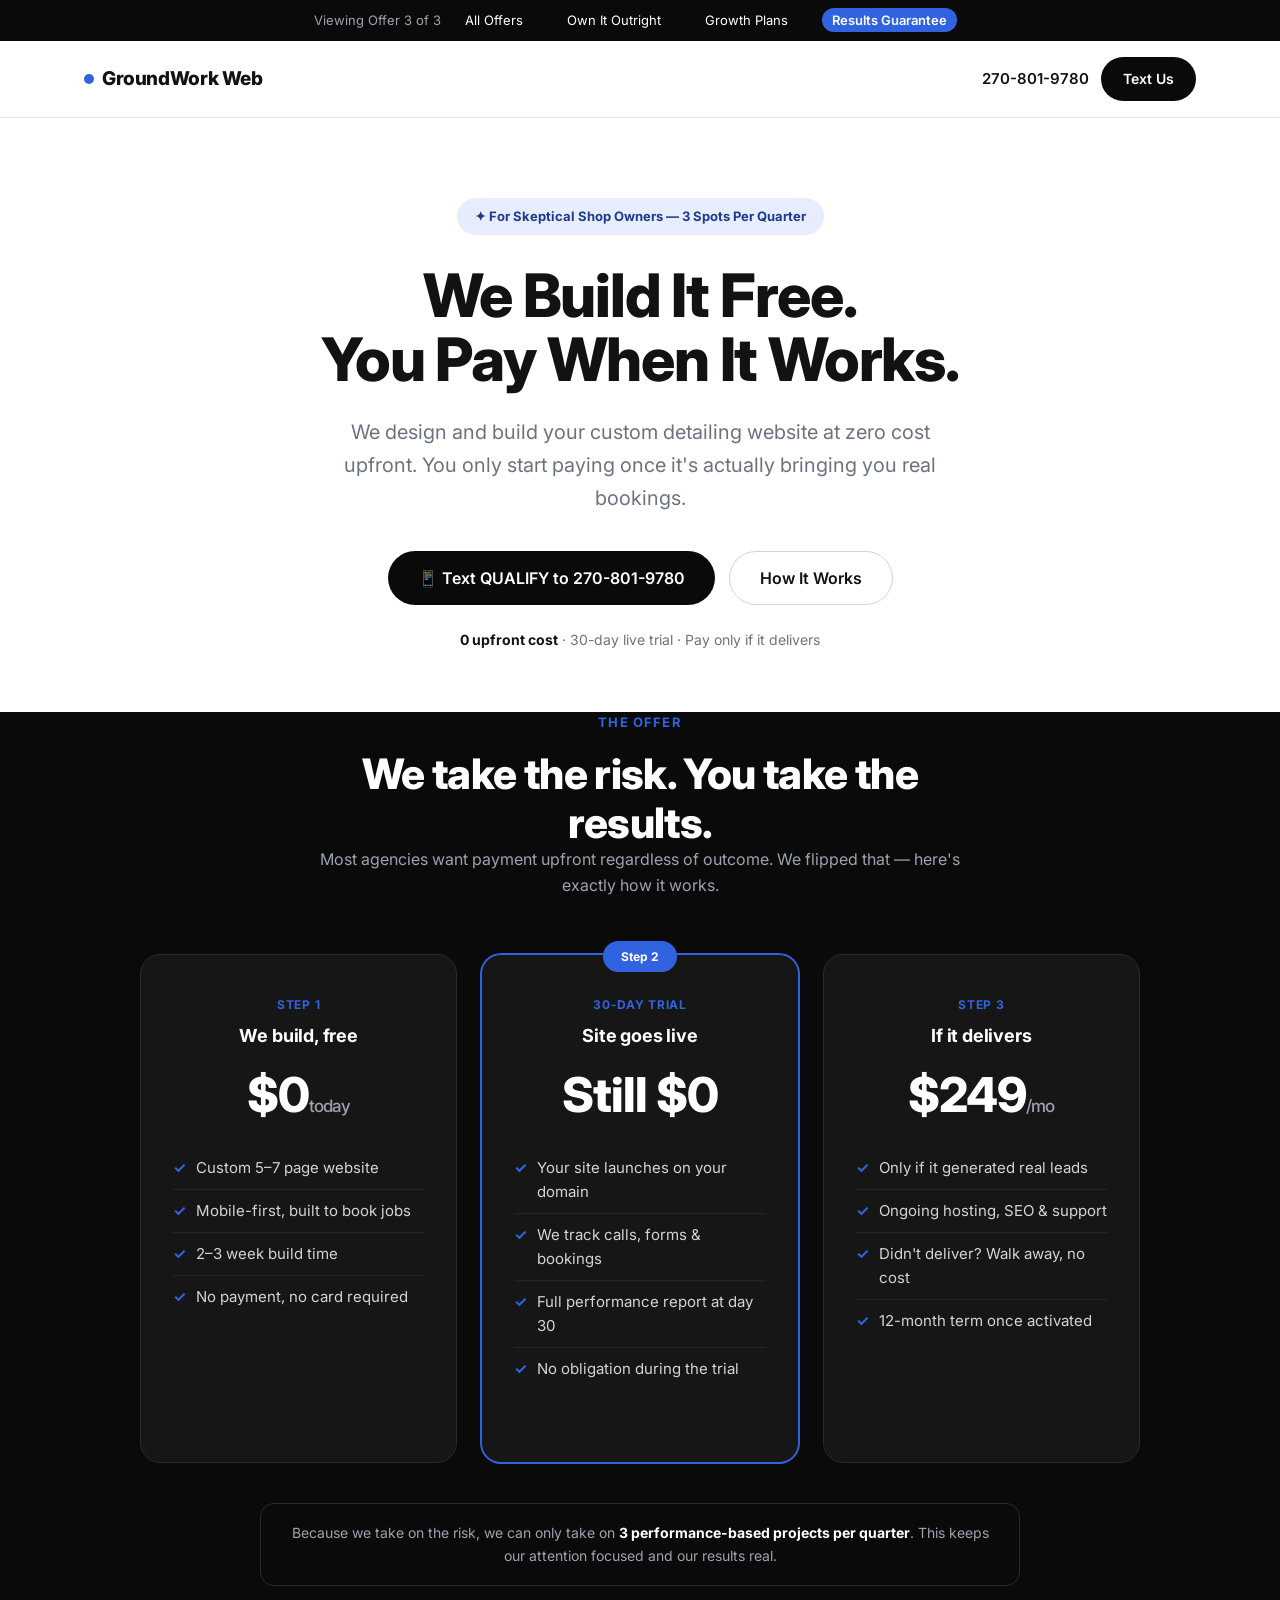
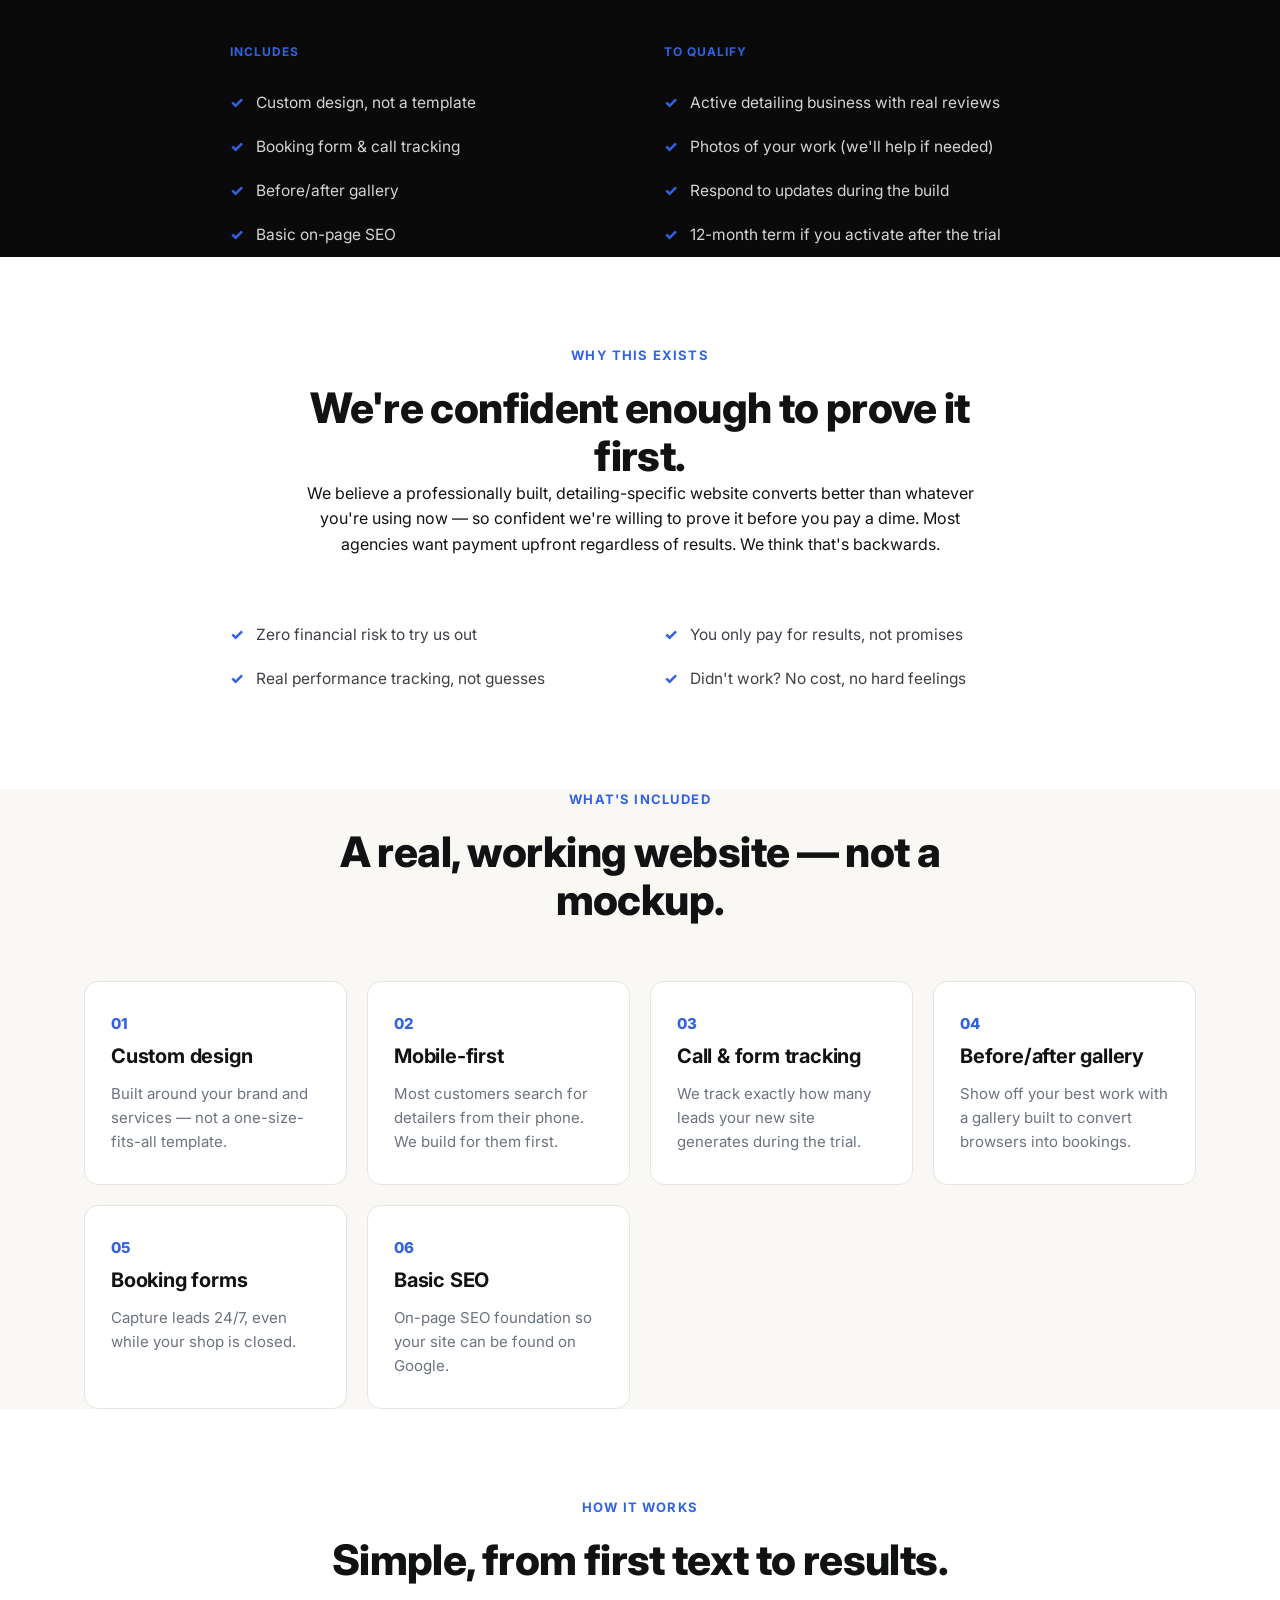
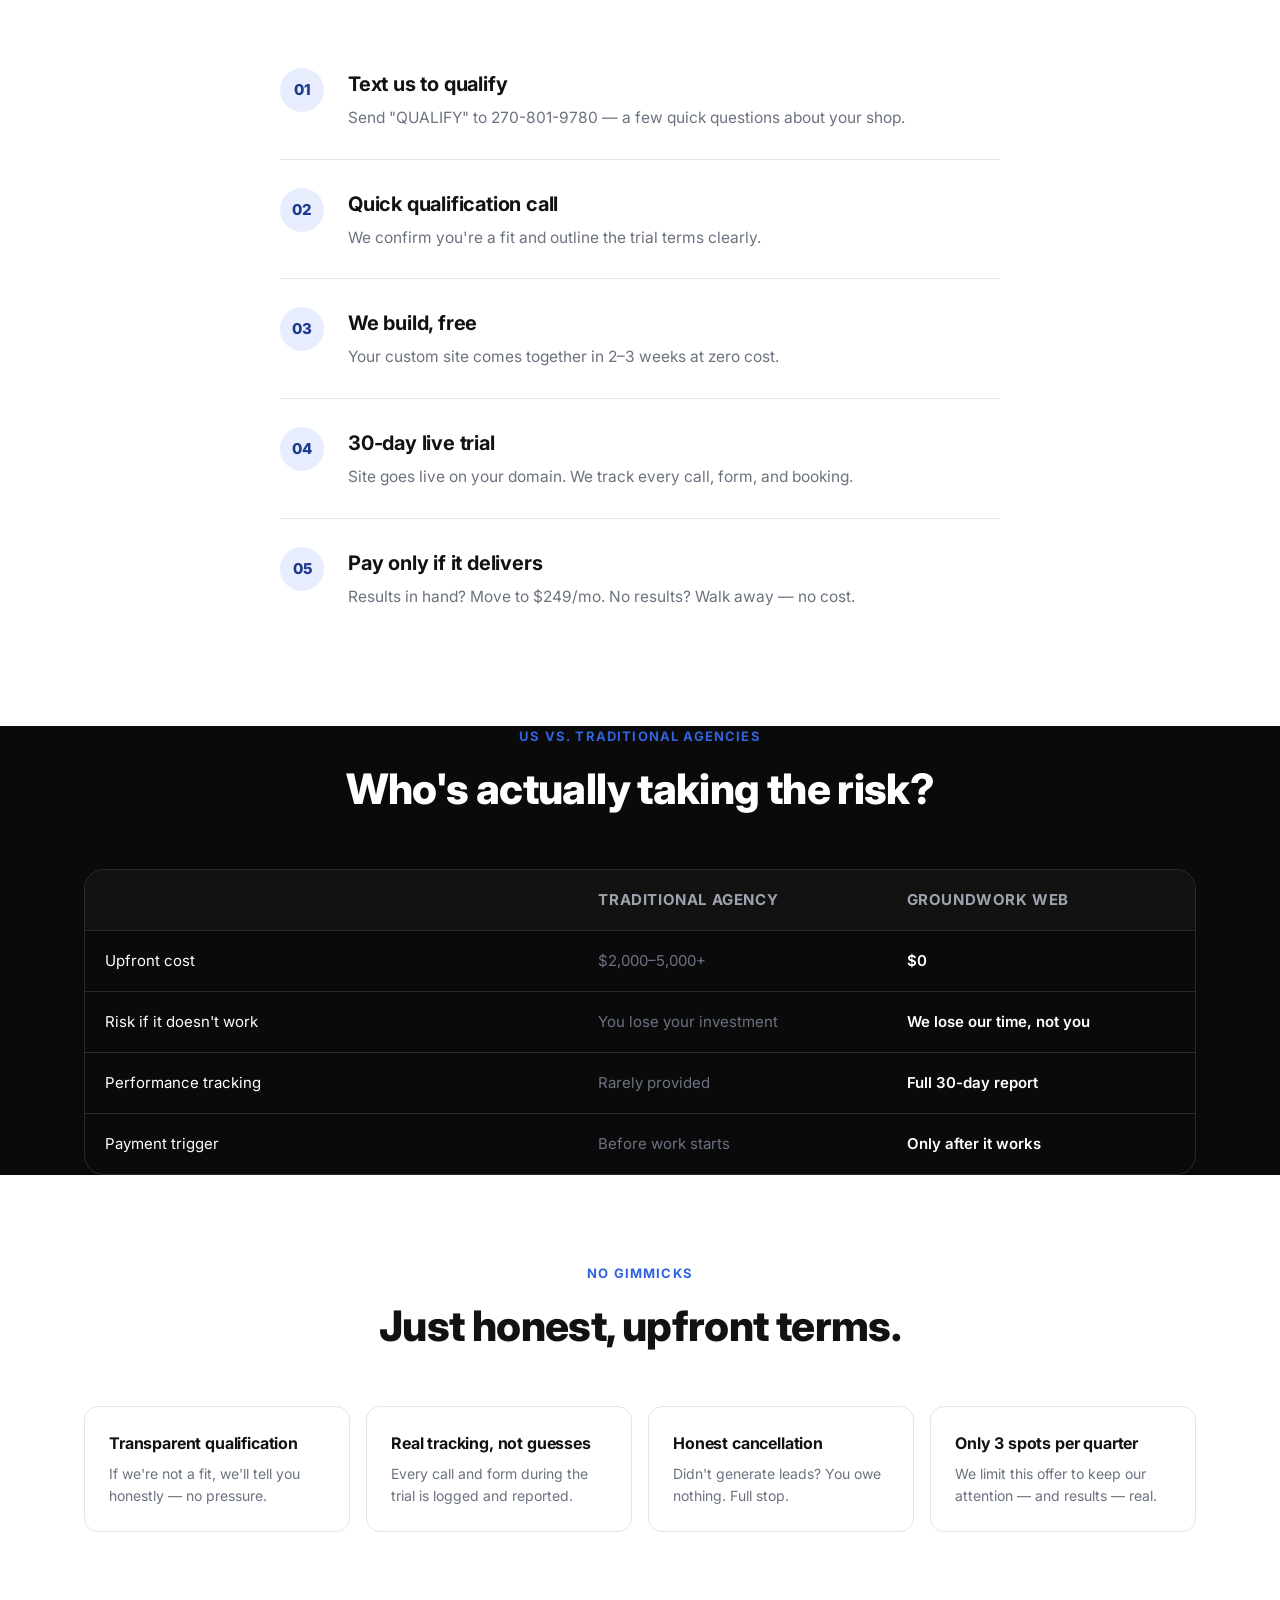
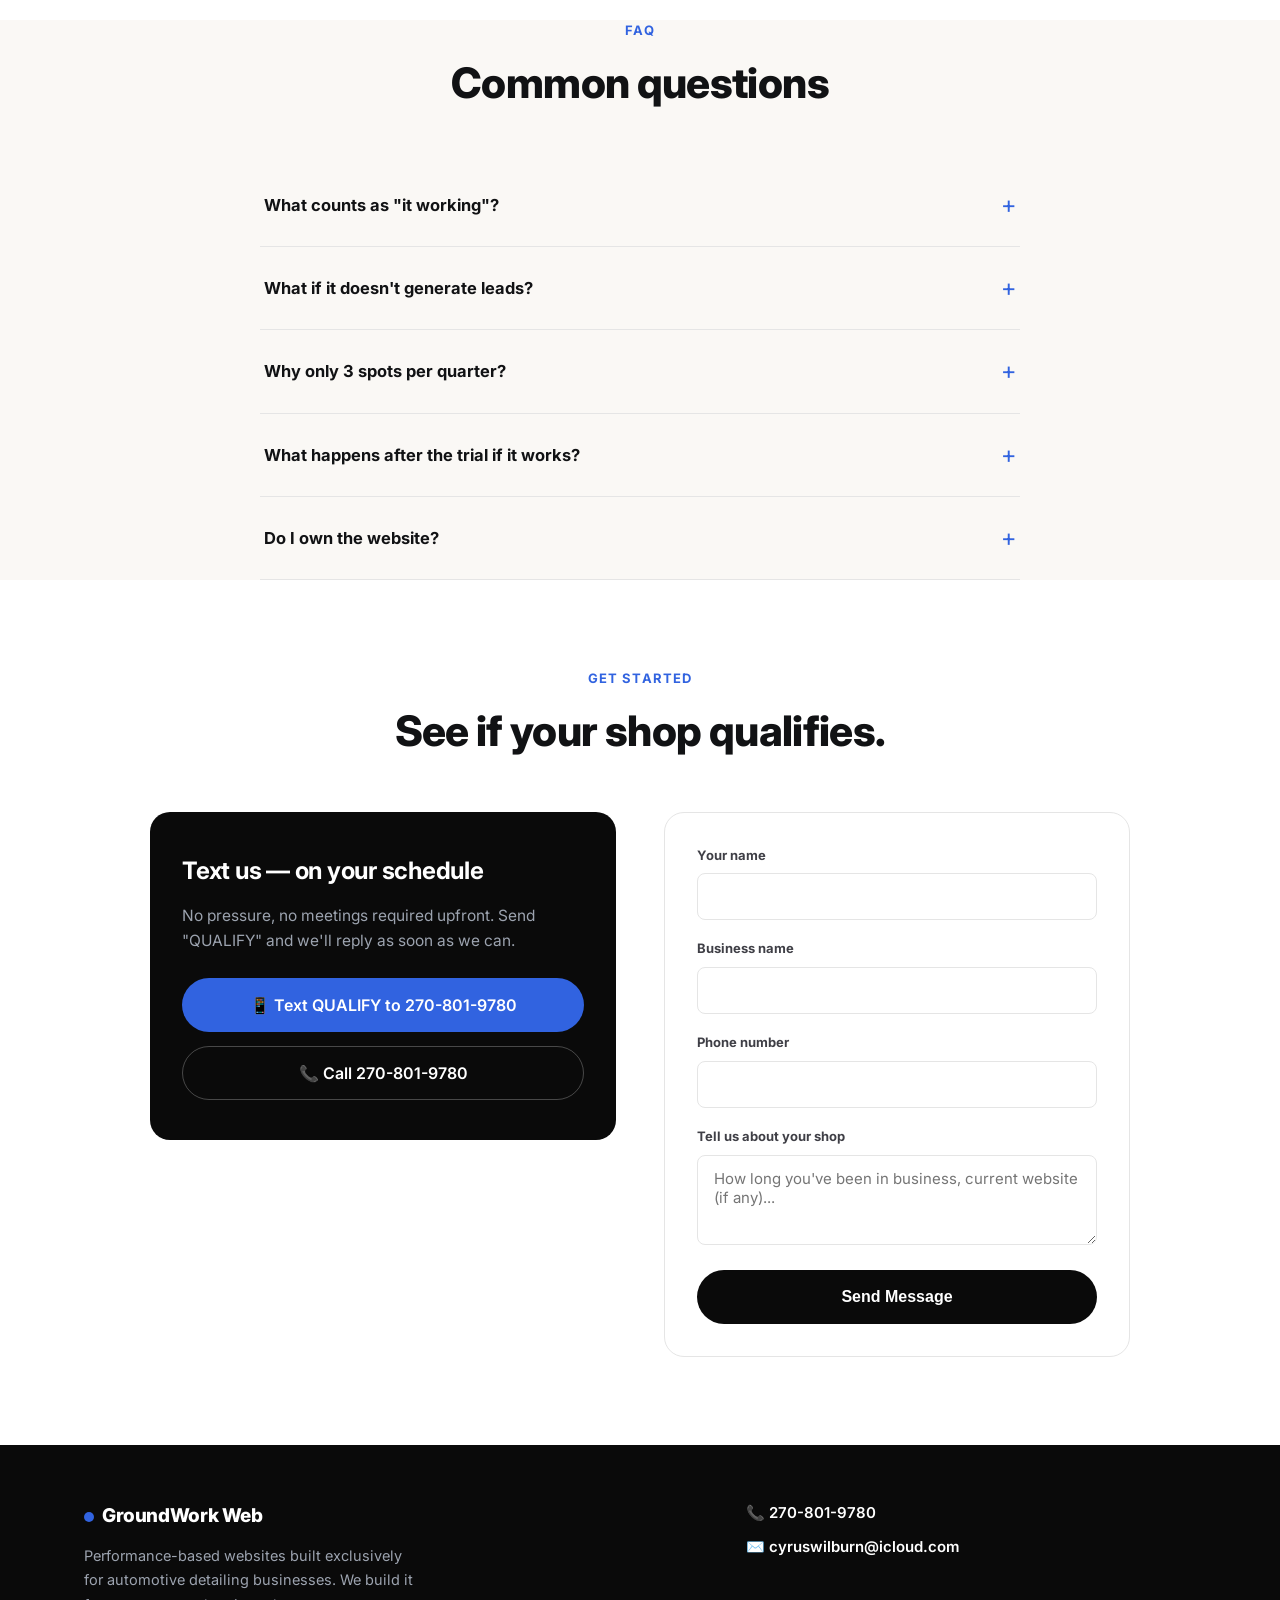
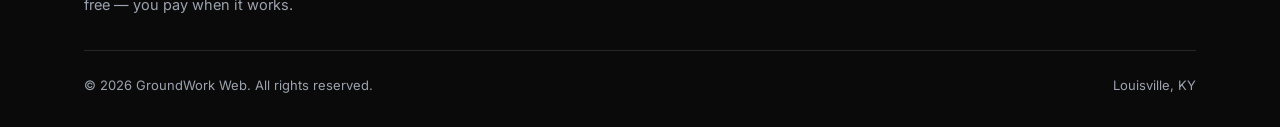
<file: version3.html>
<!DOCTYPE html>
<html lang="en">
<head>
<meta charset="UTF-8">
<meta name="viewport" content="width=device-width, initial-scale=1.0">
<meta name="description" content="We build your detailing website for free. You only pay once it starts generating real bookings. Performance-based websites for automotive detailing businesses.">
<title>GroundWork Web — We Build It Free. You Pay When It Works.</title>
<link rel="preconnect" href="https://fonts.googleapis.com">
<link rel="preconnect" href="https://fonts.gstatic.com" crossorigin>
<link href="https://fonts.googleapis.com/css2?family=Inter:wght@400;500;600;700;800&display=swap" rel="stylesheet">
<link rel="stylesheet" href="assets/style.css">
</head>
<body class="theme-blue">

<div class="demo-bar">
  Viewing Offer 3 of 3
  <a href="index.html">All Offers</a>
  <a href="version1.html">Own It Outright</a>
  <a href="version2.html">Growth Plans</a>
  <a href="version3.html" class="current">Results Guarantee</a>
</div>

<header class="site-header">
  <div class="container">
    <div class="logo"><span class="logo-dot"></span>GroundWork Web</div>
    <div class="header-cta">
      <a href="tel:2708019780" class="header-phone">270-801-9780</a>
      <a href="#contact" class="btn btn-primary btn-sm">Text Us</a>
    </div>
  </div>
</header>

<section class="hero">
  <div class="container">
    <div class="hero-badge">✦ For Skeptical Shop Owners — 3 Spots Per Quarter</div>
    <h1>We Build It Free.<br>You Pay When It Works.</h1>
    <p class="lead mx-auto">We design and build your custom detailing website at zero cost upfront. You only start paying once it's actually bringing you real bookings.</p>
    <div class="hero-ctas">
      <a href="sms:2708019780?&body=QUALIFY" class="btn btn-primary">📱 Text QUALIFY to 270-801-9780</a>
      <a href="#how" class="btn btn-secondary">How It Works</a>
    </div>
    <p class="hero-trust"><strong>0 upfront cost</strong> · 30-day live trial · Pay only if it delivers</p>
  </div>
</section>

<section class="section-dark" id="pricing">
  <div class="container">
    <div class="section-header">
      <span class="eyebrow">The Offer</span>
      <h2>We take the risk. You take the results.</h2>
      <p>Most agencies want payment upfront regardless of outcome. We flipped that — here's exactly how it works.</p>
    </div>

    <div class="price-grid" style="max-width: 1000px;">
      <div class="price-card">
        <div class="price-caption">Step 1</div>
        <h3>We build, free</h3>
        <div class="price-amount">$0<span>today</span></div>
        <ul class="price-features">
          <li>Custom 5–7 page website</li>
          <li>Mobile-first, built to book jobs</li>
          <li>2–3 week build time</li>
          <li>No payment, no card required</li>
        </ul>
      </div>

      <div class="price-card featured">
        <div class="price-card-badge">Step 2</div>
        <div class="price-caption">30-Day Trial</div>
        <h3>Site goes live</h3>
        <div class="price-amount">Still $0</div>
        <ul class="price-features">
          <li>Your site launches on your domain</li>
          <li>We track calls, forms & bookings</li>
          <li>Full performance report at day 30</li>
          <li>No obligation during the trial</li>
        </ul>
      </div>

      <div class="price-card">
        <div class="price-caption">Step 3</div>
        <h3>If it delivers</h3>
        <div class="price-amount">$249<span>/mo</span></div>
        <ul class="price-features">
          <li>Only if it generated real leads</li>
          <li>Ongoing hosting, SEO & support</li>
          <li>Didn't deliver? Walk away, no cost</li>
          <li>12-month term once activated</li>
        </ul>
      </div>
    </div>

    <div class="note-box">
      Because we take on the risk, we can only take on <strong style="color:white;">3 performance-based projects per quarter</strong>. This keeps our attention focused and our results real.
    </div>

    <div class="two-col-list">
      <div>
        <div class="list-col-label">Includes</div>
        <ul class="check-list">
          <li>Custom design, not a template</li>
          <li>Booking form & call tracking</li>
          <li>Before/after gallery</li>
          <li>Basic on-page SEO</li>
        </ul>
      </div>
      <div>
        <div class="list-col-label">To Qualify</div>
        <ul class="check-list">
          <li>Active detailing business with real reviews</li>
          <li>Photos of your work (we'll help if needed)</li>
          <li>Respond to updates during the build</li>
          <li>12-month term if you activate after the trial</li>
        </ul>
      </div>
    </div>
  </div>
</section>

<section class="section">
  <div class="container">
    <div class="section-header">
      <span class="eyebrow">Why This Exists</span>
      <h2>We're confident enough to prove it first.</h2>
      <p class="mx-auto">We believe a professionally built, detailing-specific website converts better than whatever you're using now — so confident we're willing to prove it before you pay a dime. Most agencies want payment upfront regardless of results. We think that's backwards.</p>
    </div>
    <div class="two-col-list" style="margin-top:0;">
      <div>
        <ul class="check-list on-light">
          <li>Zero financial risk to try us out</li>
          <li>Real performance tracking, not guesses</li>
        </ul>
      </div>
      <div>
        <ul class="check-list on-light">
          <li>You only pay for results, not promises</li>
          <li>Didn't work? No cost, no hard feelings</li>
        </ul>
      </div>
    </div>
  </div>
</section>

<section class="section-cream">
  <div class="container">
    <div class="section-header">
      <span class="eyebrow">What's Included</span>
      <h2>A real, working website — not a mockup.</h2>
    </div>
    <div class="card-grid">
      <div class="card"><div class="card-icon">01</div><h3>Custom design</h3><p>Built around your brand and services — not a one-size-fits-all template.</p></div>
      <div class="card"><div class="card-icon">02</div><h3>Mobile-first</h3><p>Most customers search for detailers from their phone. We build for them first.</p></div>
      <div class="card"><div class="card-icon">03</div><h3>Call & form tracking</h3><p>We track exactly how many leads your new site generates during the trial.</p></div>
      <div class="card"><div class="card-icon">04</div><h3>Before/after gallery</h3><p>Show off your best work with a gallery built to convert browsers into bookings.</p></div>
      <div class="card"><div class="card-icon">05</div><h3>Booking forms</h3><p>Capture leads 24/7, even while your shop is closed.</p></div>
      <div class="card"><div class="card-icon">06</div><h3>Basic SEO</h3><p>On-page SEO foundation so your site can be found on Google.</p></div>
    </div>
  </div>
</section>

<section class="section" id="how">
  <div class="container">
    <div class="section-header">
      <span class="eyebrow">How It Works</span>
      <h2>Simple, from first text to results.</h2>
    </div>
    <div class="steps">
      <div class="step">
        <div class="step-num">01</div>
        <div><h3>Text us to qualify</h3><p>Send "QUALIFY" to 270-801-9780 — a few quick questions about your shop.</p></div>
      </div>
      <div class="step">
        <div class="step-num">02</div>
        <div><h3>Quick qualification call</h3><p>We confirm you're a fit and outline the trial terms clearly.</p></div>
      </div>
      <div class="step">
        <div class="step-num">03</div>
        <div><h3>We build, free</h3><p>Your custom site comes together in 2–3 weeks at zero cost.</p></div>
      </div>
      <div class="step">
        <div class="step-num">04</div>
        <div><h3>30-day live trial</h3><p>Site goes live on your domain. We track every call, form, and booking.</p></div>
      </div>
      <div class="step">
        <div class="step-num">05</div>
        <div><h3>Pay only if it delivers</h3><p>Results in hand? Move to $249/mo. No results? Walk away — no cost.</p></div>
      </div>
    </div>
  </div>
</section>

<section class="section-dark">
  <div class="container">
    <div class="section-header">
      <span class="eyebrow">Us vs. Traditional Agencies</span>
      <h2>Who's actually taking the risk?</h2>
    </div>
    <div class="compare-table">
      <div class="compare-row compare-head">
        <div>&nbsp;</div>
        <div>Traditional Agency</div>
        <div>GroundWork Web</div>
      </div>
      <div class="compare-row">
        <div>Upfront cost</div>
        <div class="col-them">$2,000–5,000+</div>
        <div class="col-us">$0</div>
      </div>
      <div class="compare-row">
        <div>Risk if it doesn't work</div>
        <div class="col-them">You lose your investment</div>
        <div class="col-us">We lose our time, not you</div>
      </div>
      <div class="compare-row">
        <div>Performance tracking</div>
        <div class="col-them">Rarely provided</div>
        <div class="col-us">Full 30-day report</div>
      </div>
      <div class="compare-row">
        <div>Payment trigger</div>
        <div class="col-them">Before work starts</div>
        <div class="col-us">Only after it works</div>
      </div>
    </div>
  </div>
</section>

<section class="section">
  <div class="container">
    <div class="section-header">
      <span class="eyebrow">No Gimmicks</span>
      <h2>Just honest, upfront terms.</h2>
    </div>
    <div class="trust-grid">
      <div class="trust-item"><h3>Transparent qualification</h3><p>If we're not a fit, we'll tell you honestly — no pressure.</p></div>
      <div class="trust-item"><h3>Real tracking, not guesses</h3><p>Every call and form during the trial is logged and reported.</p></div>
      <div class="trust-item"><h3>Honest cancellation</h3><p>Didn't generate leads? You owe nothing. Full stop.</p></div>
      <div class="trust-item"><h3>Only 3 spots per quarter</h3><p>We limit this offer to keep our attention — and results — real.</p></div>
    </div>
  </div>
</section>

<section class="section-cream">
  <div class="container">
    <div class="section-header">
      <span class="eyebrow">FAQ</span>
      <h2>Common questions</h2>
    </div>
    <div class="faq-list">
      <details class="faq-item">
        <summary>What counts as "it working"?</summary>
        <p>We agree on a target together during qualification — typically a minimum number of calls, form submissions, or booking requests generated through the site during the 30-day trial.</p>
      </details>
      <details class="faq-item">
        <summary>What if it doesn't generate leads?</summary>
        <p>You owe nothing. You can keep the site live a bit longer, walk away, or ask us to adjust the strategy — no cost, no hard feelings.</p>
      </details>
      <details class="faq-item">
        <summary>Why only 3 spots per quarter?</summary>
        <p>Because we're taking on the financial risk of the build, we can only deliver focused, quality work to a few shops at a time.</p>
      </details>
      <details class="faq-item">
        <summary>What happens after the trial if it works?</summary>
        <p>You move to a $249/month plan covering hosting, ongoing SEO, and support — with a 12-month term to keep improving results together.</p>
      </details>
      <details class="faq-item">
        <summary>Do I own the website?</summary>
        <p>During the trial and paid plan, we host and manage the site as your partner. If you ever leave, we'll work with you on a fair transition.</p>
      </details>
    </div>
  </div>
</section>

<section class="section" id="contact">
  <div class="container">
    <div class="section-header">
      <span class="eyebrow">Get Started</span>
      <h2>See if your shop qualifies.</h2>
    </div>
    <div class="contact-wrap">
      <div class="contact-text-cta">
        <h3>Text us — on your schedule</h3>
        <p>No pressure, no meetings required upfront. Send "QUALIFY" and we'll reply as soon as we can.</p>
        <a href="sms:2708019780?&body=QUALIFY" class="btn btn-accent btn-block" style="margin-bottom:14px;">📱 Text QUALIFY to 270-801-9780</a>
        <a href="tel:2708019780" class="btn btn-outline-light btn-block">📞 Call 270-801-9780</a>
      </div>
      <form class="contact-form" id="contact-form">
        <div class="form-group">
          <label for="f-name">Your name</label>
          <input type="text" id="f-name" required>
        </div>
        <div class="form-group">
          <label for="f-business">Business name</label>
          <input type="text" id="f-business" required>
        </div>
        <div class="form-group">
          <label for="f-phone">Phone number</label>
          <input type="tel" id="f-phone" required>
        </div>
        <div class="form-group">
          <label for="f-message">Tell us about your shop</label>
          <textarea id="f-message" placeholder="How long you've been in business, current website (if any)..."></textarea>
        </div>
        <button type="submit" class="btn btn-primary btn-block">Send Message</button>
      </form>
    </div>
  </div>
</section>

<footer>
  <div class="container">
    <div class="footer-top">
      <div>
        <div class="logo"><span class="logo-dot"></span>GroundWork Web</div>
        <p>Performance-based websites built exclusively for automotive detailing businesses. We build it free — you pay when it works.</p>
      </div>
      <div class="footer-contact">
        <a href="tel:2708019780">📞 270-801-9780</a>
        <a href="mailto:cyruswilburn@icloud.com">✉️ cyruswilburn@icloud.com</a>
      </div>
    </div>
    <div class="footer-bottom">
      <span>© 2026 GroundWork Web. All rights reserved.</span>
      <span>Louisville, KY</span>
    </div>
  </div>
</footer>

<div class="mobile-cta-bar">
  <a href="sms:2708019780?&body=QUALIFY" class="btn btn-accent">Text Us</a>
  <a href="tel:2708019780" class="btn btn-secondary">Call Now</a>
</div>

<script src="assets/script.js"></script>
</body>
</html>
</file>
<file: assets/style.css>
/* ============================================
   GroundWork Web — Shared Design System
   Inspired by high-converting SaaS/service landing pages
   ============================================ */

:root {
  --black: #0a0a0a;
  --near-black: #171717;
  --white: #ffffff;
  --cream: #faf8f5;
  --gray-900: #111214;
  --gray-700: #3f3f46;
  --gray-500: #6b7280;
  --gray-400: #9ca3af;
  --gray-300: #d4d4d8;
  --gray-200: #e5e5e5;
  --gray-100: #f4f4f5;
  --card-dark: #161616;
  --card-dark-border: #2a2a2a;

  /* Default theme (overridden by body.theme-*) */
  --accent: #e0703f;
  --accent-dark: #c4562a;
  --accent-light: #fcece2;
  --accent-text: #9a3f19;

  --radius-sm: 8px;
  --radius-md: 14px;
  --radius-lg: 20px;
  --radius-pill: 999px;

  --max-width: 1160px;
}

body.theme-orange {
  --accent: #e0703f;
  --accent-dark: #c4562a;
  --accent-light: #fcece2;
  --accent-text: #9a3f19;
}

body.theme-green {
  --accent: #159f6e;
  --accent-dark: #0f7d56;
  --accent-light: #e2f6ee;
  --accent-text: #0b6242;
}

body.theme-blue {
  --accent: #3163e0;
  --accent-dark: #244bb0;
  --accent-light: #e7edfd;
  --accent-text: #1d3a8f;
}

* { margin: 0; padding: 0; box-sizing: border-box; }

html { scroll-behavior: smooth; }

body {
  font-family: 'Inter', -apple-system, BlinkMacSystemFont, "Segoe UI", Roboto, sans-serif;
  color: var(--gray-900);
  background: var(--white);
  line-height: 1.6;
  -webkit-font-smoothing: antialiased;
}

img { max-width: 100%; display: block; }

a { color: inherit; }

.container {
  max-width: var(--max-width);
  margin: 0 auto;
  padding: 0 24px;
}

/* ---------- Demo switcher bar ---------- */
.demo-bar {
  background: var(--black);
  color: var(--gray-400);
  font-size: 13px;
  padding: 10px 20px;
  text-align: center;
}

.demo-bar a {
  color: var(--white);
  text-decoration: none;
  margin: 0 10px;
  padding: 4px 10px;
  border-radius: var(--radius-pill);
}

.demo-bar a.current {
  background: var(--accent);
  color: var(--white);
  font-weight: 600;
}

.demo-bar a:hover:not(.current) {
  background: rgba(255,255,255,0.1);
}

/* ---------- Header ---------- */
.site-header {
  position: sticky;
  top: 0;
  z-index: 50;
  background: rgba(255,255,255,0.9);
  backdrop-filter: blur(10px);
  border-bottom: 1px solid var(--gray-200);
}

.site-header .container {
  display: flex;
  align-items: center;
  justify-content: space-between;
  height: 76px;
}

.logo {
  font-weight: 800;
  font-size: 19px;
  letter-spacing: -0.02em;
  display: flex;
  align-items: center;
  gap: 8px;
}

.logo-dot {
  width: 10px;
  height: 10px;
  border-radius: 50%;
  background: var(--accent);
  display: inline-block;
}

.header-cta {
  display: flex;
  align-items: center;
  gap: 12px;
}

.header-phone {
  display: none;
  font-weight: 600;
  font-size: 15px;
  text-decoration: none;
  color: var(--gray-900);
}

@media (min-width: 640px) {
  .header-phone { display: inline; }
}

/* ---------- Buttons ---------- */
.btn {
  display: inline-flex;
  align-items: center;
  justify-content: center;
  gap: 8px;
  padding: 16px 30px;
  border-radius: var(--radius-pill);
  font-weight: 600;
  font-size: 16px;
  text-decoration: none;
  border: none;
  cursor: pointer;
  transition: all 0.2s ease;
  line-height: 1;
  min-height: 54px;
}

.btn-sm {
  padding: 12px 22px;
  font-size: 14px;
  min-height: 44px;
}

.btn-primary {
  background: var(--black);
  color: var(--white);
}
.btn-primary:hover { background: var(--near-black); transform: translateY(-1px); }

.btn-accent {
  background: var(--accent);
  color: var(--white);
}
.btn-accent:hover { background: var(--accent-dark); transform: translateY(-1px); }

.btn-secondary {
  background: var(--white);
  color: var(--gray-900);
  border: 1.5px solid var(--gray-300);
}
.btn-secondary:hover { border-color: var(--gray-900); }

.btn-outline-light {
  background: transparent;
  color: var(--white);
  border: 1.5px solid rgba(255,255,255,0.25);
}
.btn-outline-light:hover { border-color: rgba(255,255,255,0.6); }

.btn-block { width: 100%; }

/* ---------- Typography helpers ---------- */
.eyebrow {
  color: var(--accent);
  text-transform: uppercase;
  letter-spacing: 0.09em;
  font-size: 13px;
  font-weight: 700;
  margin-bottom: 18px;
  display: block;
}

.eyebrow-light {
  color: var(--accent);
}

h1 {
  font-size: clamp(34px, 6vw, 60px);
  font-weight: 800;
  line-height: 1.08;
  letter-spacing: -0.02em;
  color: var(--gray-900);
}

h2 {
  font-size: clamp(28px, 4.2vw, 42px);
  font-weight: 800;
  letter-spacing: -0.015em;
  line-height: 1.15;
  color: var(--gray-900);
}

h3 {
  font-size: 20px;
  font-weight: 700;
  letter-spacing: -0.01em;
}

.lead {
  font-size: clamp(17px, 2.2vw, 20px);
  color: var(--gray-500);
  max-width: 640px;
  line-height: 1.65;
}

.center { text-align: center; }
.mx-auto { margin-left: auto; margin-right: auto; }

/* ---------- Sections ---------- */
.section {
  padding: 88px 0;
}

.section-tight { padding: 56px 0; }

.section-dark {
  background: var(--black);
  color: var(--white);
}

.section-dark h2 { color: var(--white); }
.section-dark p { color: var(--gray-400); }

.section-cream { background: var(--cream); }

.section-header {
  max-width: 680px;
  margin: 0 auto 56px;
  text-align: center;
}

/* ---------- Hero ---------- */
.hero {
  padding: 80px 0 60px;
  text-align: center;
}

.hero-badge {
  display: inline-flex;
  align-items: center;
  gap: 8px;
  background: var(--accent-light);
  color: var(--accent-text);
  font-weight: 700;
  font-size: 13px;
  padding: 8px 18px;
  border-radius: var(--radius-pill);
  margin-bottom: 28px;
}

.hero h1 { margin-bottom: 24px; }

.hero .lead {
  margin: 0 auto 36px;
}

.hero-ctas {
  display: flex;
  gap: 14px;
  justify-content: center;
  flex-wrap: wrap;
  margin-bottom: 24px;
}

.hero-trust {
  font-size: 14px;
  color: var(--gray-500);
}

.hero-trust strong { color: var(--gray-900); }

/* ---------- Pricing ---------- */
.price-grid {
  display: grid;
  grid-template-columns: repeat(auto-fit, minmax(280px, 1fr));
  gap: 24px;
  max-width: 920px;
  margin: 0 auto;
}

.price-grid.two-col {
  max-width: 760px;
}

.price-card {
  background: var(--card-dark);
  border: 1px solid var(--card-dark-border);
  border-radius: var(--radius-lg);
  padding: 40px 32px;
  text-align: center;
  position: relative;
}

.price-card.featured {
  border-color: var(--accent);
  box-shadow: 0 0 0 1px var(--accent);
}

.price-card-badge {
  position: absolute;
  top: -14px;
  left: 50%;
  transform: translateX(-50%);
  background: var(--accent);
  color: white;
  font-size: 12px;
  font-weight: 700;
  padding: 6px 18px;
  border-radius: var(--radius-pill);
  white-space: nowrap;
}

.price-card h3 {
  color: white;
  font-size: 18px;
  margin-bottom: 20px;
}

.price-strike {
  color: var(--gray-500);
  font-size: 15px;
  text-decoration: line-through;
  margin-bottom: 6px;
}

.price-amount {
  font-size: 48px;
  font-weight: 800;
  color: white;
  letter-spacing: -0.02em;
  line-height: 1;
}

.price-amount span {
  font-size: 17px;
  font-weight: 500;
  color: var(--gray-400);
}

.price-caption {
  color: var(--accent);
  font-weight: 700;
  font-size: 12px;
  text-transform: uppercase;
  letter-spacing: 0.06em;
  margin-bottom: 8px;
}

.price-features {
  list-style: none;
  text-align: left;
  margin: 28px 0 32px;
}

.price-features li {
  padding: 9px 0;
  color: var(--gray-300);
  font-size: 15px;
  display: flex;
  gap: 10px;
  border-bottom: 1px solid rgba(255,255,255,0.06);
}

.price-features li:last-child { border-bottom: none; }

.price-features li::before {
  content: "✓";
  color: var(--accent);
  font-weight: 700;
  flex-shrink: 0;
}

/* ---------- Includes/Requirements columns ---------- */
.two-col-list {
  display: grid;
  grid-template-columns: repeat(auto-fit, minmax(260px, 1fr));
  gap: 48px;
  max-width: 820px;
  margin: 56px auto 0;
}

.list-col-label {
  color: var(--accent);
  text-transform: uppercase;
  letter-spacing: 0.08em;
  font-size: 12px;
  font-weight: 700;
  margin-bottom: 20px;
}

.check-list {
  list-style: none;
}

.check-list li {
  display: flex;
  gap: 12px;
  padding: 10px 0;
  color: var(--gray-300);
  font-size: 15.5px;
  line-height: 1.55;
}

.check-list.on-light li { color: var(--gray-700); }

.check-list li::before {
  content: "✓";
  color: var(--accent);
  font-weight: 800;
  flex-shrink: 0;
}

.dot-list li::before {
  content: "—";
  color: var(--gray-500);
  font-weight: 700;
  flex-shrink: 0;
}

.note-box {
  max-width: 760px;
  margin: 40px auto 0;
  padding: 18px 24px;
  border: 1px solid var(--card-dark-border);
  border-radius: var(--radius-md);
  color: var(--gray-400);
  font-size: 14px;
  text-align: center;
}

/* ---------- Card grids ---------- */
.card-grid {
  display: grid;
  grid-template-columns: repeat(auto-fit, minmax(260px, 1fr));
  gap: 20px;
}

.card {
  background: var(--white);
  border: 1px solid var(--gray-200);
  border-radius: var(--radius-md);
  padding: 30px 26px;
  transition: all 0.2s ease;
}

.card:hover {
  border-color: var(--gray-300);
  box-shadow: 0 4px 18px rgba(0,0,0,0.05);
  transform: translateY(-2px);
}

.card h3 { margin-bottom: 10px; }
.card p { color: var(--gray-500); font-size: 15px; line-height: 1.6; }

.card-icon {
  color: var(--accent);
  font-size: 15px;
  font-weight: 800;
  margin-bottom: 4px;
}

.card-dark {
  background: var(--card-dark);
  border: 1px solid var(--card-dark-border);
  border-radius: var(--radius-md);
  padding: 32px 28px;
  color: white;
}

.card-dark h3 { color: white; margin-bottom: 10px; }
.card-dark p { color: var(--gray-400); font-size: 15px; line-height: 1.65; }

.card-dark .stat {
  font-size: 30px;
  font-weight: 800;
  color: var(--accent);
  margin-bottom: 6px;
}

.trust-grid {
  display: grid;
  grid-template-columns: repeat(auto-fit, minmax(230px, 1fr));
  gap: 16px;
}

.trust-item {
  border: 1px solid var(--gray-200);
  border-radius: var(--radius-md);
  padding: 24px;
}

.trust-item h3 { font-size: 16px; margin-bottom: 6px; }
.trust-item p { color: var(--gray-500); font-size: 14px; }

/* ---------- Steps ---------- */
.steps {
  max-width: 720px;
  margin: 0 auto;
}

.step {
  display: flex;
  gap: 24px;
  padding: 28px 0;
  border-bottom: 1px solid var(--gray-200);
}

.step:last-child { border-bottom: none; }

.step-num {
  flex-shrink: 0;
  width: 44px;
  height: 44px;
  border-radius: 50%;
  background: var(--accent-light);
  color: var(--accent-text);
  display: flex;
  align-items: center;
  justify-content: center;
  font-weight: 800;
  font-size: 15px;
}

.step h3 { margin-bottom: 6px; }
.step p { color: var(--gray-500); font-size: 15.5px; }

/* ---------- FAQ ---------- */
.faq-list {
  max-width: 760px;
  margin: 0 auto;
}

.faq-item {
  border-bottom: 1px solid var(--gray-200);
}

.faq-item summary {
  cursor: pointer;
  list-style: none;
  padding: 22px 4px;
  font-weight: 700;
  font-size: 16.5px;
  display: flex;
  justify-content: space-between;
  align-items: center;
  gap: 20px;
}

.faq-item summary::-webkit-details-marker { display: none; }

.faq-item summary::after {
  content: "+";
  font-size: 24px;
  font-weight: 400;
  color: var(--accent);
  flex-shrink: 0;
  transition: transform 0.2s ease;
}

.faq-item[open] summary::after {
  content: "−";
}

.faq-item p {
  padding: 0 4px 22px;
  color: var(--gray-500);
  font-size: 15.5px;
  line-height: 1.7;
}

/* ---------- Contact ---------- */
.contact-wrap {
  display: grid;
  grid-template-columns: 1fr 1fr;
  gap: 48px;
  align-items: start;
  max-width: 980px;
  margin: 0 auto;
}

@media (max-width: 800px) {
  .contact-wrap { grid-template-columns: 1fr; }
}

.contact-text-cta {
  background: var(--black);
  color: white;
  border-radius: var(--radius-lg);
  padding: 40px 32px;
}

.contact-text-cta h3 { color: white; font-size: 24px; margin-bottom: 14px; }
.contact-text-cta p { color: var(--gray-400); margin-bottom: 24px; font-size: 15.5px; }

.contact-form {
  border: 1px solid var(--gray-200);
  border-radius: var(--radius-lg);
  padding: 32px;
}

.form-group { margin-bottom: 18px; }

.form-group label {
  display: block;
  font-size: 13px;
  font-weight: 700;
  margin-bottom: 8px;
  color: var(--gray-700);
}

.form-group input,
.form-group textarea {
  width: 100%;
  padding: 13px 16px;
  border: 1.5px solid var(--gray-200);
  border-radius: var(--radius-sm);
  font-family: inherit;
  font-size: 15px;
  color: var(--gray-900);
}

.form-group input:focus,
.form-group textarea:focus {
  outline: none;
  border-color: var(--accent);
}

.form-group textarea { resize: vertical; min-height: 90px; }

/* ---------- Comparison table ---------- */
.compare-table {
  border: 1px solid var(--card-dark-border);
  border-radius: var(--radius-lg);
  overflow: hidden;
}

.compare-row {
  display: grid;
  grid-template-columns: 1.6fr 1fr 1fr;
  border-bottom: 1px solid var(--card-dark-border);
}

.compare-row:last-child { border-bottom: none; }

.compare-row > div {
  padding: 18px 20px;
  font-size: 15px;
}

.compare-head {
  background: rgba(255,255,255,0.03);
  font-weight: 700;
  text-transform: uppercase;
  font-size: 12px;
  letter-spacing: 0.05em;
  color: var(--gray-400);
}

.compare-row .col-them { color: var(--gray-500); }
.compare-row .col-us { color: white; font-weight: 600; }

@media (max-width: 640px) {
  .compare-row { grid-template-columns: 1.4fr 0.9fr 0.9fr; }
  .compare-row > div { padding: 14px 10px; font-size: 13.5px; }
}

/* ---------- Footer ---------- */
footer {
  background: var(--black);
  color: var(--gray-400);
  padding: 56px 0 32px;
}

.footer-top {
  display: grid;
  grid-template-columns: 1.4fr 1fr;
  gap: 32px;
  padding-bottom: 32px;
  border-bottom: 1px solid #262626;
}

@media (max-width: 640px) {
  .footer-top { grid-template-columns: 1fr; }
}

.footer-top .logo { color: white; margin-bottom: 12px; }
.footer-top p { font-size: 14.5px; line-height: 1.7; max-width: 340px; }

.footer-contact a {
  display: block;
  color: white;
  text-decoration: none;
  font-weight: 600;
  margin-bottom: 10px;
  font-size: 15px;
}

.footer-bottom {
  padding-top: 24px;
  font-size: 13px;
  display: flex;
  justify-content: space-between;
  flex-wrap: wrap;
  gap: 12px;
}

/* ---------- Mobile sticky CTA ---------- */
.mobile-cta-bar {
  display: none;
  position: fixed;
  bottom: 0;
  left: 0;
  right: 0;
  background: white;
  border-top: 1px solid var(--gray-200);
  padding: 12px 16px;
  z-index: 60;
  box-shadow: 0 -6px 20px rgba(0,0,0,0.08);
}

@media (max-width: 720px) {
  .mobile-cta-bar { display: grid; grid-template-columns: 1fr 1fr; gap: 10px; }
  body { padding-bottom: 84px; }
  .section { padding: 60px 0; }
  .contact-wrap { gap: 24px; }
}

.section-title-row {
  text-align: center;
  margin-bottom: 12px;
}
</file>
